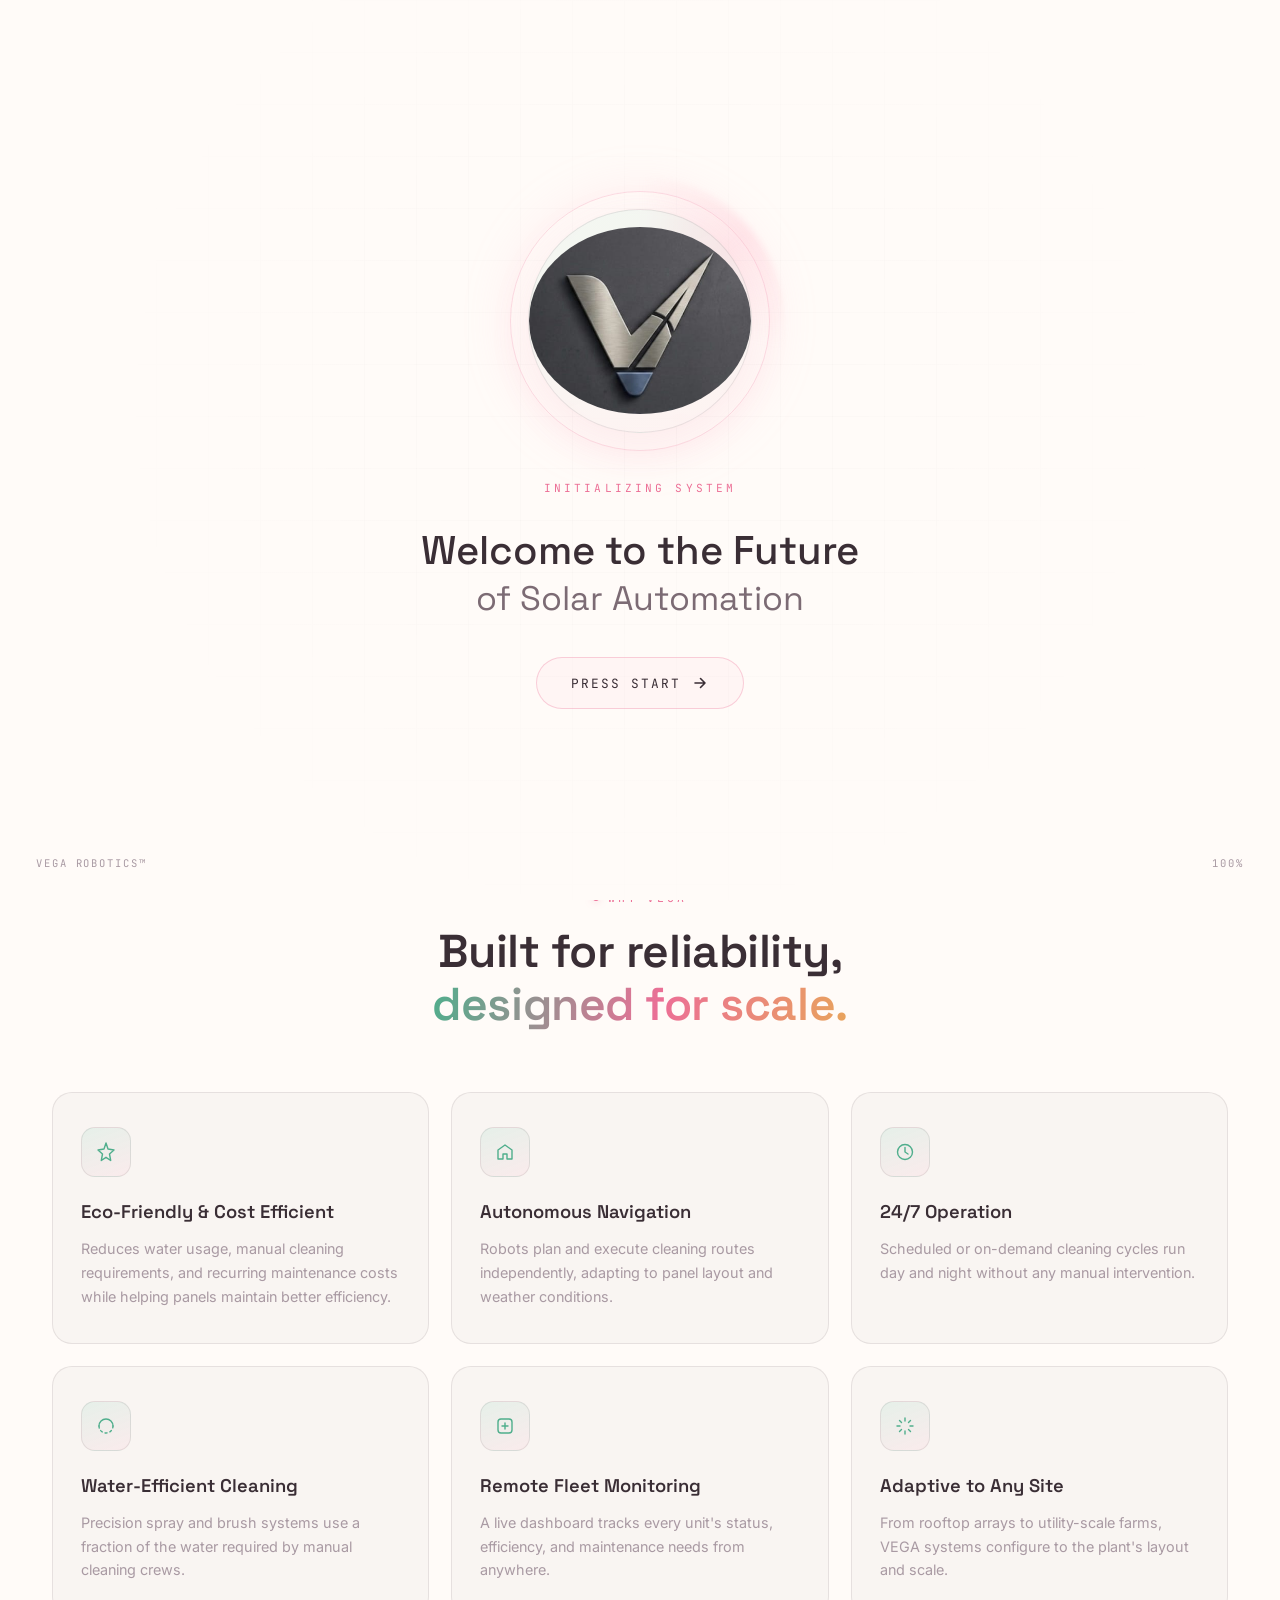
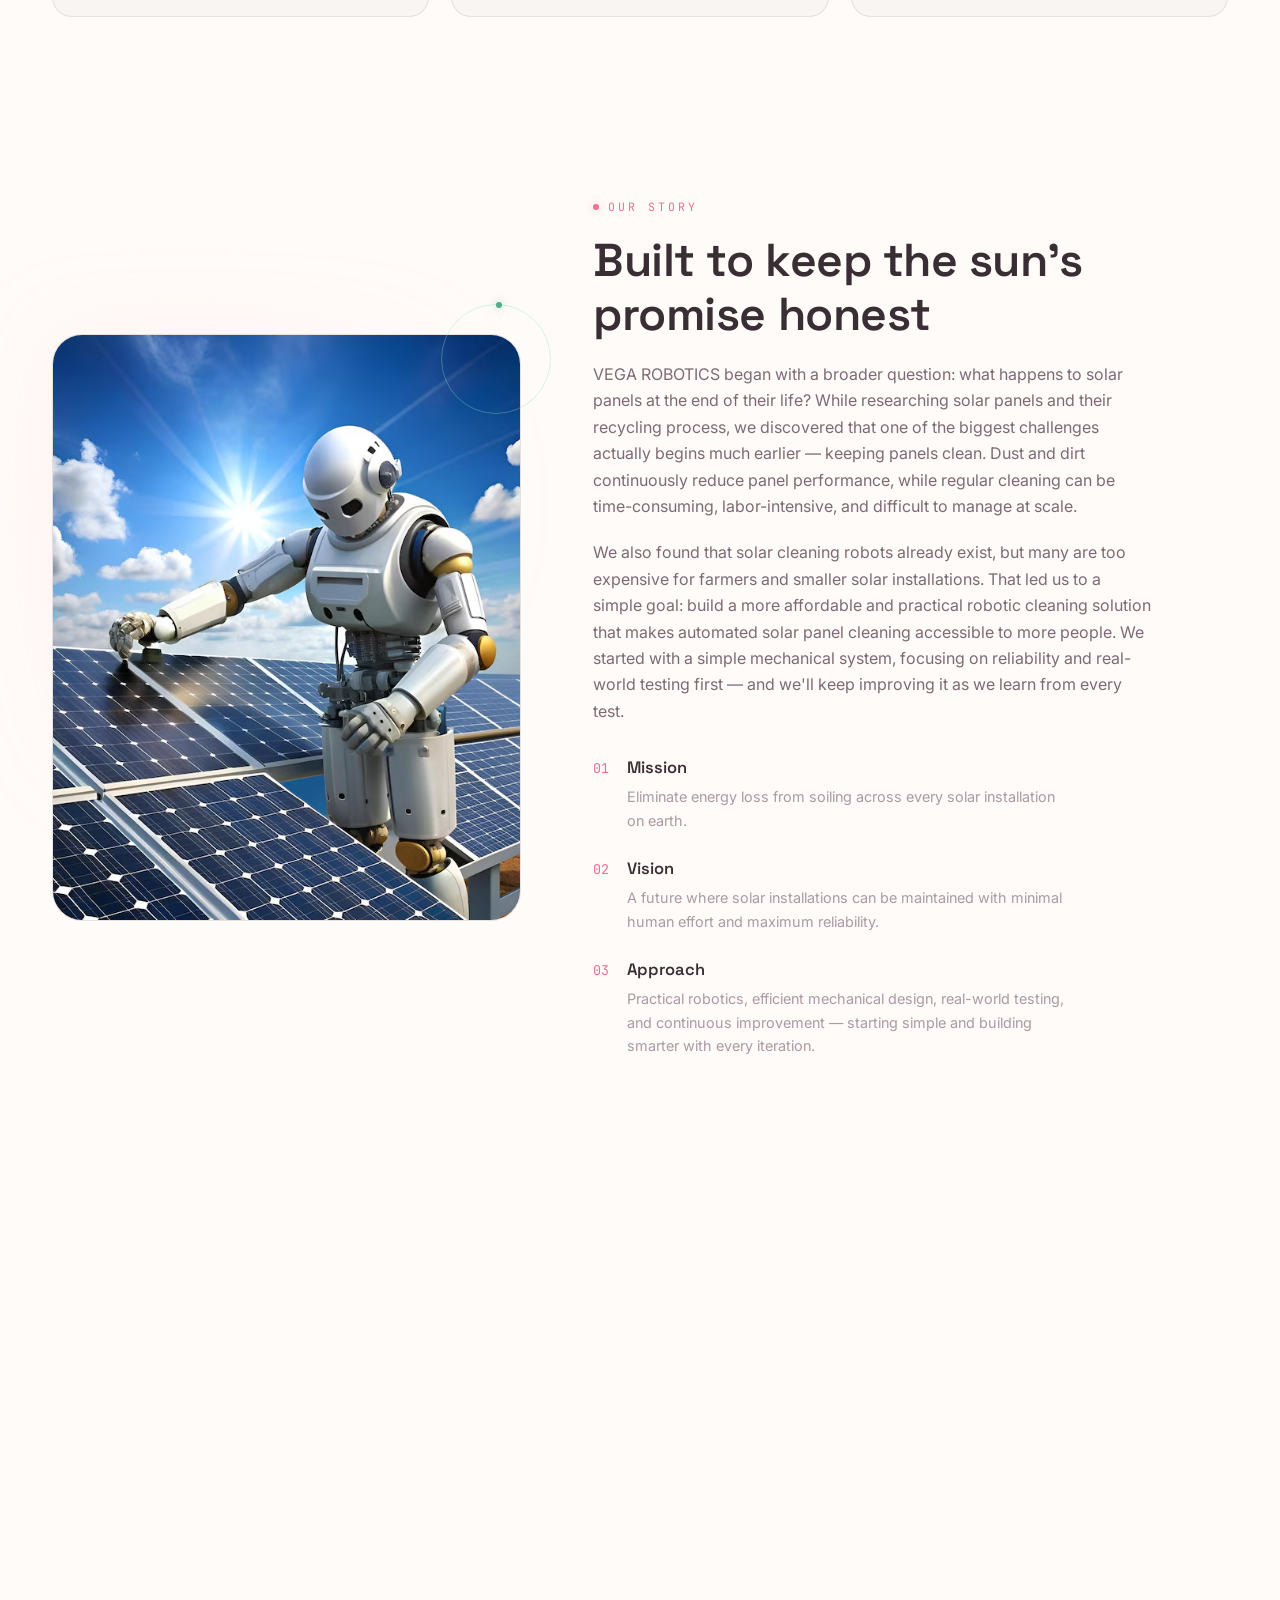
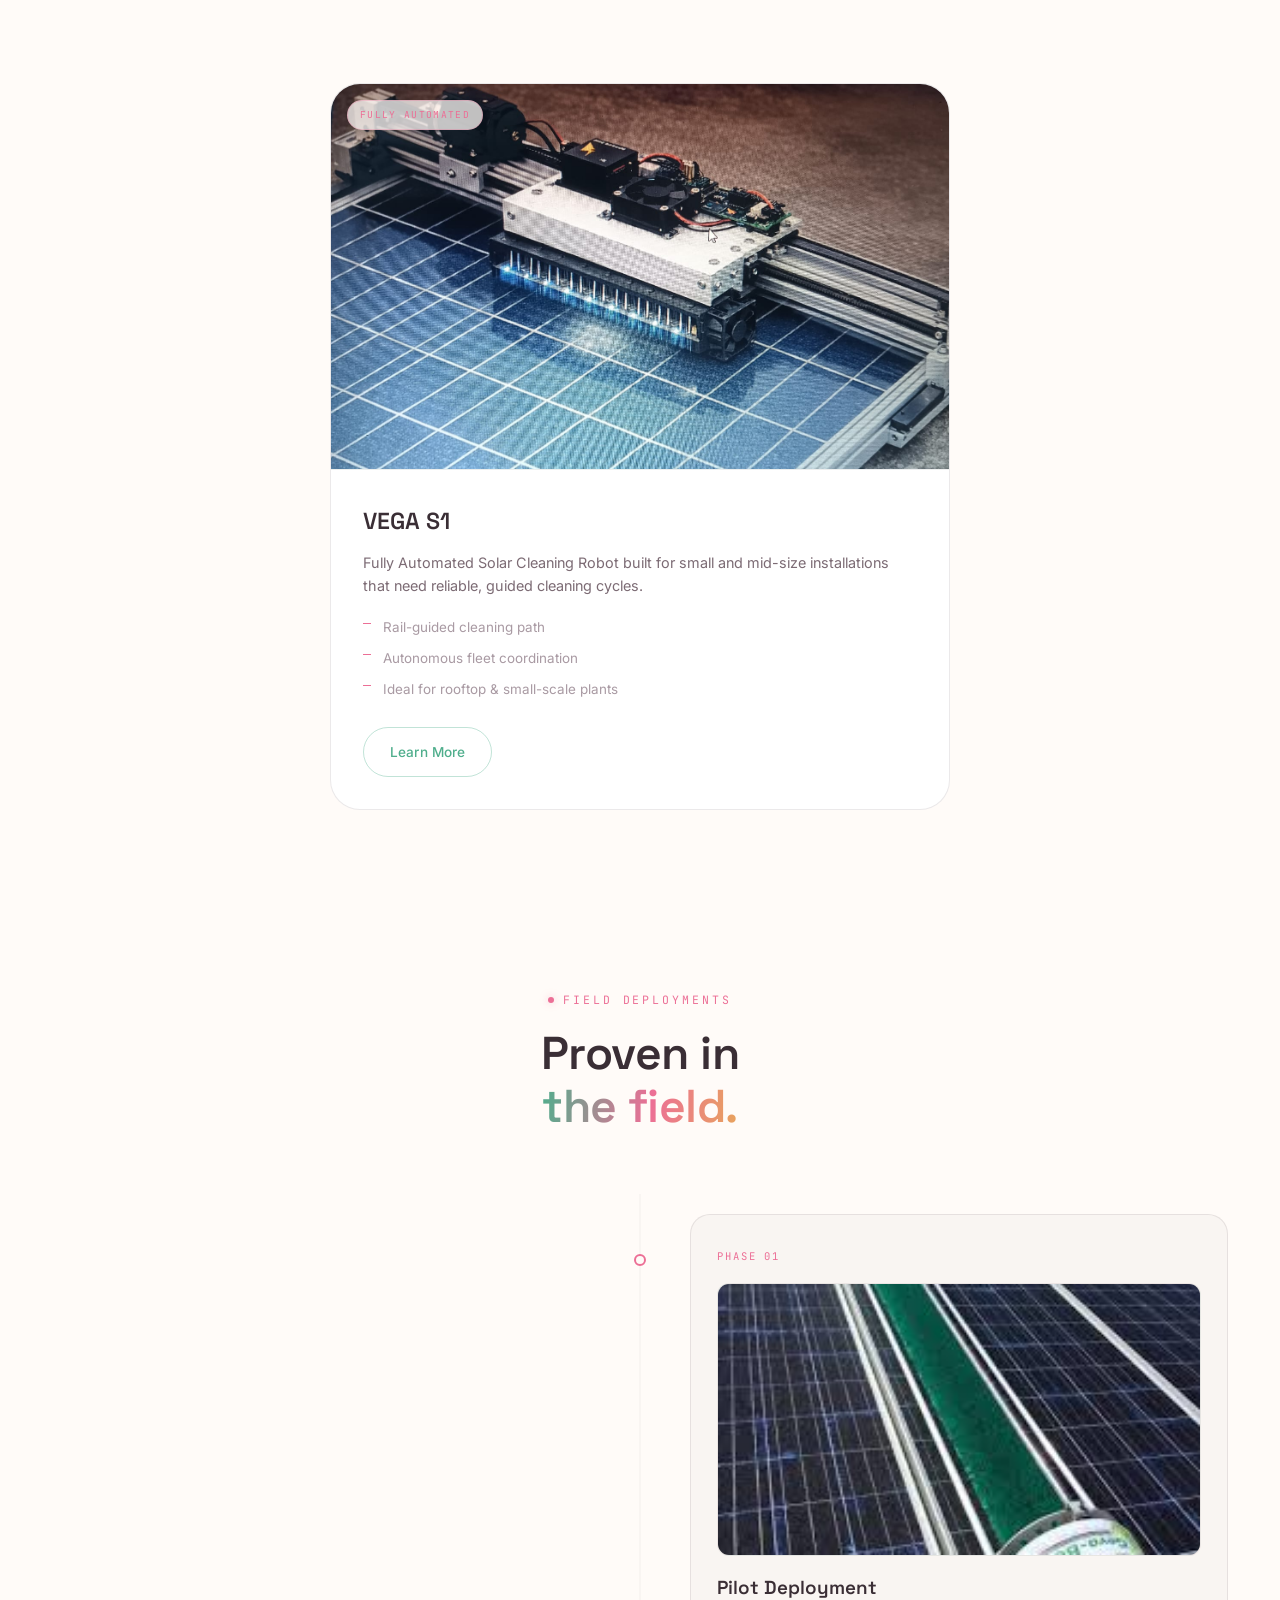
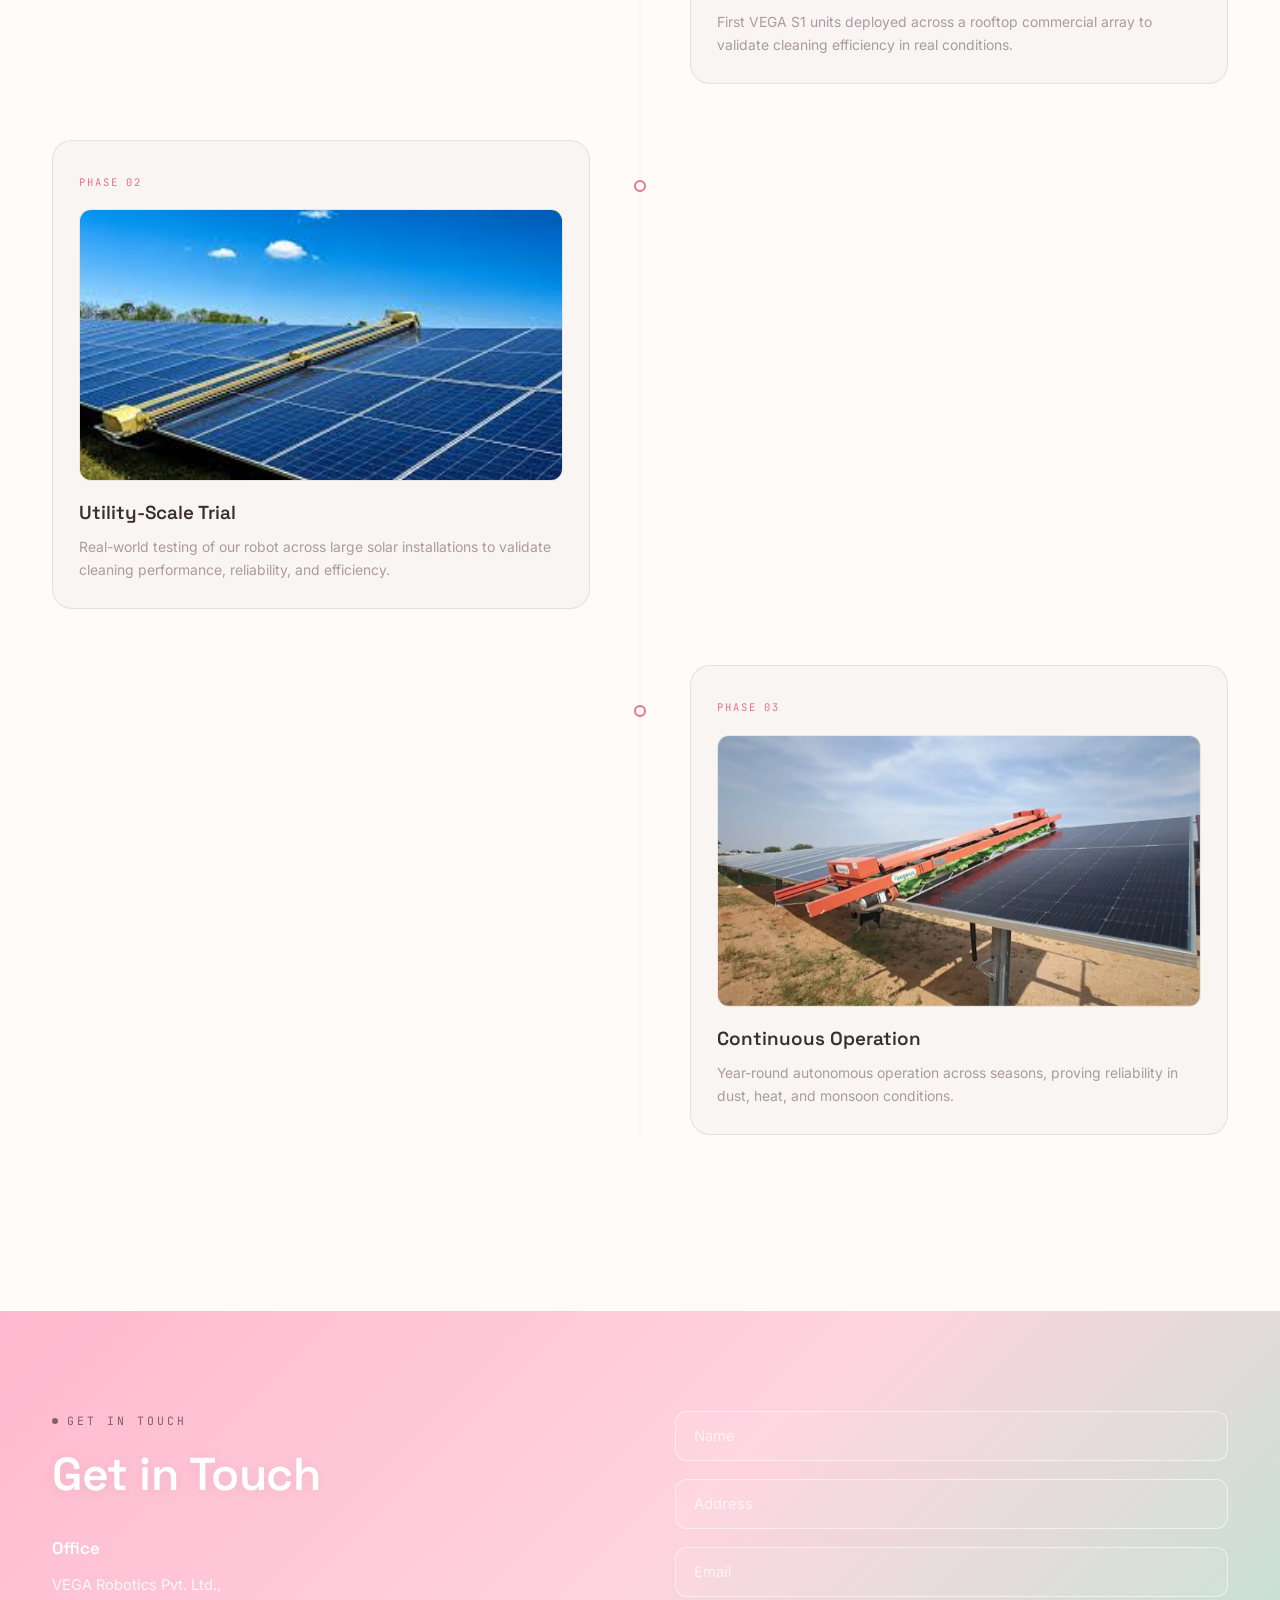
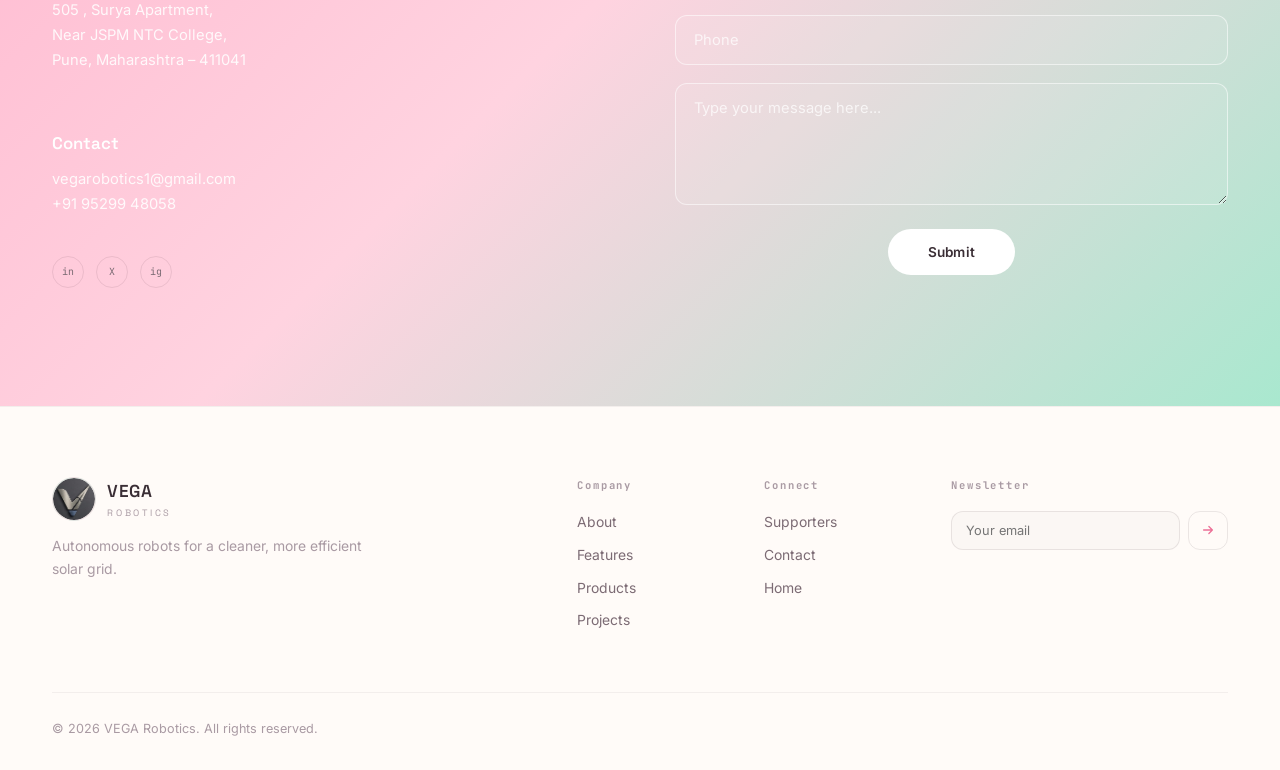
<file: index.html>
<!DOCTYPE html>
<html lang="en">

<head>
  <meta charset="UTF-8">
  <meta name="viewport" content="width=device-width, initial-scale=1.0">
  <title>VEGA ROBOTICS — Autonomous Solar Intelligence</title>
  <meta name="description"
    content="VEGA ROBOTICS engineers AI-powered autonomous robots that keep solar plants at peak efficiency.">
  <link rel="preconnect" href="https://fonts.googleapis.com">
  <link rel="preconnect" href="https://fonts.gstatic.com" crossorigin>
  <link
    href="https://fonts.googleapis.com/css2?family=Space+Grotesk:wght@400;500;600;700&family=Inter:wght@300;400;500;600&family=JetBrains+Mono:wght@400;500&display=swap"
    rel="stylesheet">
  <link rel="stylesheet" href="style.css">

  <meta name="google-site-verification" content="7yxbxRsAKf8PQBwkul3caDxndiBNnYXAAJZjSCVQQ6U" />

  <script type="application/ld+json">
{
  "@context": "https://schema.org",
  "@type": "Organization",
  "name": "Vega Robotics",
  "url": "https://vega-robotics.vercel.app/",
  "logo": "https://vega-robotics.vercel.app/imgs/logo.jpeg",
  "sameAs": [
    "https://www.linkedin.com/company/vega-robotics1",
    "https://www.instagram.com/vega_robotics"
  ]
}
</script>
</head>

<body>

  <!-- ============ CUSTOM CURSOR ============ -->
  <div class="cursor-dot" id="cursorDot"></div>
  <div class="cursor-ring" id="cursorRing"></div>

  <!-- ============ SCROLL PROGRESS ============ -->
  <div class="scroll-progress" id="scrollProgress"></div>

  <!-- ============ PAGE LOADER / INTRO ============ -->
  <section class="intro" id="intro" aria-label="Intro sequence">
    <div class="intro-grid"></div>
    <div class="intro-particles" id="introParticles"></div>

    <div class="intro-content">
      <div class="intro-logo-wrap">
        <div class="intro-logo-ring"></div>
        <div class="intro-logo-sweep"></div>
        <div class="intro-logo" id="introLogo">
          <!-- Add company logo here. Example once you have an image:
        <img src="assets/logo.png" alt="VEGA Robotics" style="width:100%;height:100%;object-fit:cover;border-radius:50%;">
        -->
          <span class="intro-logo-mark"><img src="imgs/logo.jpeg" alt="VEGA Robotics"
              style="width:100%;height:100%;object-fit:cover;border-radius:50%;"></span>
        </div>
      </div>

      <p class="intro-eyebrow" id="introEyebrow">INITIALIZING SYSTEM</p>

      <h1 class="intro-title" id="introTitle">
        <span class="line" data-text="Welcome to the Future">Welcome to the Future</span>
        <span class="line" data-text="of Solar Automation">of Solar Automation</span>
      </h1>

      <button class="start-btn" id="startBtn">
        <span class="start-btn-label">PRESS START</span>
        <span class="start-btn-ripple"></span>
        <svg class="start-btn-arrow" width="18" height="18" viewBox="0 0 18 18" fill="none">
          <path d="M4 9H14M14 9L9.5 4.5M14 9L9.5 13.5" stroke="currentColor" stroke-width="1.6" stroke-linecap="round"
            stroke-linejoin="round" />
        </svg>
      </button>
    </div>

    <div class="intro-footer">
      <span>VEGA ROBOTICS™</span>
      <span id="introPercent">00%</span>
    </div>
  </section>

  <!-- ============ MAIN SITE ============ -->
  <div class="site" id="site">

    <!-- Cursor spotlight -->
    <div class="spotlight" id="spotlight"></div>

    <!-- ============ NAVBAR ============ -->
    <header class="navbar" id="navbar">
      <div class="navbar-inner">
        <a href="#home" class="nav-logo">
          <span class="nav-logo-icon"><img src="imgs/logo.jpeg" alt="VEGA Robotics"
              style="width:100%;height:100%;object-fit:cover;border-radius:50%;"></span>
          <span class="nav-logo-text">VEGA<span>ROBOTICS</span></span>
        </a>

        <nav class="nav-menu" id="navMenu">
          <a href="#home" class="nav-link active" data-text="Home">Home</a>
          <a href="#features" class="nav-link" data-text="Features">Features</a>
          <a href="#about" class="nav-link" data-text="About">About</a>
          <a href="#products" class="nav-link" data-text="Products">Products</a>
          <a href="#projects" class="nav-link" data-text="Projects">Projects</a>
          <a href="#supporters" class="nav-link" data-text="Supporters">Supporters</a>
          <a href="#contact" class="nav-link" data-text="Contact">Contact</a>
        </nav>

        <a href="#contact" class="btn btn-cta nav-cta magnetic">
          <span>Get Started</span>
        </a>

        <button class="nav-toggle" id="navToggle" aria-label="Toggle menu">
          <span></span><span></span><span></span>
        </button>
      </div>
    </header>

    <main id="mainContent">

      <!-- ============ HERO — plain, no background effects ============ -->
      <section class="hero" id="home">
        <div class="hero-inner">
          <div class="hero-copy" data-reveal>
            <p class="eyebrow"><span class="eyebrow-dot"></span>AUTONOMOUS SOLAR MAINTENANCE</p>
            <h1 class="hero-title">
              Engineering the<br>
              <span class="text-gradient">Future of Solar</span><br>
              Cleaning
            </h1>
            <p class="hero-sub">
              Smart robots that clean, inspect, and optimize solar arrays
              around the clock — so every panel performs at maximum efficiency.
            </p>
            <div class="hero-actions">
              <a href="#products" class="btn btn-primary magnetic">
                <span>Explore Robot</span>
                <svg width="16" height="16" viewBox="0 0 16 16" fill="none">
                  <path d="M3 8H13M13 8L9 4M13 8L9 12" stroke="currentColor" stroke-width="1.5" stroke-linecap="round"
                    stroke-linejoin="round" />
                </svg>
              </a>
              <a href="#about" class="btn btn-ghost magnetic">
                <span>Our Mission</span>
              </a>
            </div>

            <div class="hero-stats">
              <div class="hero-stat">
                <span class="hero-stat-num" data-count="99.9">0</span><span class="hero-stat-suffix">%</span>
                <p>Uptime Reliability</p>
              </div>
              <div class="hero-stat-divider"></div>
              <div class="hero-stat">
                <span class="hero-stat-num" data-count="24">0</span><span class="hero-stat-suffix">/7</span>
                <p>Autonomous Operation</p>
              </div>
            </div>
          </div>

          <div class="hero-visual" data-reveal>
            <!-- Add Hero Robot Image URL -->
            <div class="hero-visual-frame">
              <img src="imgs/robo2.jpeg" alt="VEGA solar cleaning robot" class="hero-robot-img">

            </div>
          </div>
        </div>

        <a href="#features" class="scroll-indicator magnetic">
          <span>SCROLL</span>
          <span class="scroll-line"><span class="scroll-line-fill"></span></span>
        </a>
      </section>

      <!-- ============ FEATURES ============ -->
      <section class="features" id="features">
        <div class="section-inner">
          <div class="section-head" data-reveal>
            <p class="eyebrow center"><span class="eyebrow-dot"></span>WHY VEGA</p>
            <h2 class="section-title center">Built for reliability,<br><span class="text-gradient">designed for
                scale.</span></h2>
          </div>

          <div class="feature-grid">
            <div class="feature-card tilt-card" data-reveal>
              <div class="feature-icon">
                <svg width="22" height="22" viewBox="0 0 22 22" fill="none">
                  <path d="M11 2L13 8L19 9L14.5 13L15.7 19.5L11 16.3L6.3 19.5L7.5 13L3 9L9 8L11 2Z"
                    stroke="currentColor" stroke-width="1.4" stroke-linejoin="round" />
                </svg>
              </div>
              <h3>Eco-Friendly & Cost Efficient</h3>
              <p>Reduces water usage, manual cleaning requirements, and recurring maintenance costs while helping
                panels maintain better efficiency.</p>
            </div>

            <div class="feature-card tilt-card" data-reveal>
              <div class="feature-icon">
                <svg width="22" height="22" viewBox="0 0 22 22" fill="none">
                  <path d="M4 18V9L11 4L18 9V18H13V13H9V18H4Z" stroke="currentColor" stroke-width="1.4"
                    stroke-linejoin="round" />
                </svg>
              </div>
              <h3>Autonomous Navigation</h3>
              <p>Robots plan and execute cleaning routes independently, adapting to panel layout and weather conditions.
              </p>
            </div>

            <div class="feature-card tilt-card" data-reveal>
              <div class="feature-icon">
                <svg width="22" height="22" viewBox="0 0 22 22" fill="none">
                  <circle cx="11" cy="11" r="7.5" stroke="currentColor" stroke-width="1.4" />
                  <path d="M11 6.5V11L14 13" stroke="currentColor" stroke-width="1.4" stroke-linecap="round" />
                </svg>
              </div>
              <h3>24/7 Operation</h3>
              <p>Scheduled or on-demand cleaning cycles run day and night without any manual intervention.</p>
            </div>

            <div class="feature-card tilt-card" data-reveal>
              <div class="feature-icon">
                <svg width="22" height="22" viewBox="0 0 22 22" fill="none">
                  <path d="M4 11C4 7.13 7.13 4 11 4C14.87 4 18 7.13 18 11" stroke="currentColor" stroke-width="1.4"
                    stroke-linecap="round" />
                  <path d="M4 11C4 14.87 7.13 18 11 18C14.87 18 18 14.87 18 11" stroke="currentColor" stroke-width="1.4"
                    stroke-linecap="round" stroke-dasharray="2 3" />
                </svg>
              </div>
              <h3>Water-Efficient Cleaning</h3>
              <p>Precision spray and brush systems use a fraction of the water required by manual cleaning crews.</p>
            </div>

            <div class="feature-card tilt-card" data-reveal>
              <div class="feature-icon">
                <svg width="22" height="22" viewBox="0 0 22 22" fill="none">
                  <rect x="4" y="4" width="14" height="14" rx="3" stroke="currentColor" stroke-width="1.4" />
                  <path d="M8 11H14M11 8V14" stroke="currentColor" stroke-width="1.4" stroke-linecap="round" />
                </svg>
              </div>
              <h3>Remote Fleet Monitoring</h3>
              <p>A live dashboard tracks every unit's status, efficiency, and maintenance needs from anywhere.</p>
            </div>

            <div class="feature-card tilt-card" data-reveal>
              <div class="feature-icon">
                <svg width="22" height="22" viewBox="0 0 22 22" fill="none">
                  <path
                    d="M11 3V6M11 16V19M3 11H6M16 11H19M5.5 5.5L7.5 7.5M14.5 14.5L16.5 16.5M5.5 16.5L7.5 14.5M14.5 7.5L16.5 5.5"
                    stroke="currentColor" stroke-width="1.4" stroke-linecap="round" />
                </svg>
              </div>
              <h3>Adaptive to Any Site</h3>
              <p>From rooftop arrays to utility-scale farms, VEGA systems configure to the plant's layout and scale.</p>
            </div>
          </div>
        </div>
      </section>

      <!-- ============ ABOUT ============ -->
      <section class="about" id="about">
        <div class="section-inner">
          <div class="about-grid">
            <div class="about-visual" data-reveal>
              <div class="about-frame">
                <!-- Add Image URL -->
                <img src="imgs/group.png" alt="VEGA Robotics facility" class="about-img">

              </div>
              <div class="about-frame-glow"></div>
              <div class="orbit-ring"></div>
            </div>

            <div class="about-copy" data-reveal>
              <p class="eyebrow"><span class="eyebrow-dot"></span>OUR STORY</p>
              <h2 class="section-title">Built to keep the sun's<br>promise honest</h2>
              <p class="about-text">
                VEGA ROBOTICS began with a broader question: what happens to solar panels at the
                end of their life? While researching solar panels and their recycling process,
                we discovered that one of the biggest challenges actually begins much earlier —
                keeping panels clean. Dust and dirt continuously reduce panel performance, while
                regular cleaning can be time-consuming, labor-intensive, and difficult to manage at scale.
              </p>
              <p class="about-text">
                We also found that solar cleaning robots already exist, but many are too expensive
                for farmers and smaller solar installations. That led us to a simple goal: build a more
                affordable and practical robotic cleaning solution that makes automated solar panel
                cleaning accessible to more people. We started with a simple mechanical system, focusing
                on reliability and real-world testing first — and we'll keep improving it as we learn
                from every test.
              </p>

              <div class="values-list">
                <div class="value-item">
                  <span class="value-num">01</span>
                  <div>
                    <h4>Mission</h4>
                    <p>Eliminate energy loss from soiling across every solar installation on earth.</p>
                  </div>
                </div>
                <div class="value-item">
                  <span class="value-num">02</span>
                  <div>
                    <h4>Vision</h4>
                    <p>A future where solar installations can be maintained with minimal human effort and maximum
                      reliability.</p>
                  </div>
                </div>
                <div class="value-item">
                  <span class="value-num">03</span>
                  <div>
                    <h4>Approach</h4>
                    <p>Practical robotics, efficient mechanical design, real-world testing, and continuous improvement —
                      starting simple and building smarter with every iteration.</p>
                  </div>
                </div>
              </div>
            </div>
          </div>

          <div class="stats-grid" data-reveal>
            <div class="stat-card tilt-card">
              <span class="stat-num-text">High Capacity</span>
              <p class="stat-label">Extended Operation</p>
            </div>
            <div class="stat-card tilt-card">
              <span class="stat-num" data-count="99" data-suffix="%">0</span>
              <p class="stat-label">Cleaning Efficiency</p>
            </div>
            <div class="stat-card tilt-card">
              <span class="stat-num-text">24/7</span>
              <p class="stat-label">Automation</p>
            </div>
            <div class="stat-card tilt-card">
              <span class="stat-num-text">Affordable</span>
              <p class="stat-label">Built for Accessibility</p>
            </div>
          </div>
        </div>
      </section>

      <!-- ============ PRODUCTS ============ -->
      <section class="products" id="products">
        <div class="section-inner">
          <div class="section-head" data-reveal>
            <p class="eyebrow center"><span class="eyebrow-dot"></span>OUR PRODUCT</p>
            <h2 class="section-title center">One machine.<br><span class="text-gradient">One mission.</span></h2>
          </div>

          <div class="product-grid single">
            <article class="product-card tilt-card" data-reveal>
              <div class="product-card-glow"></div>
              <div class="product-media">
                <!-- Add Image URL -->
                <img src="imgs/robo1.jpeg" alt="Semi-Automated Solar Cleaning Robot" class="product-img">

                <span class="product-tag">FULLY AUTOMATED</span>
              </div>
              <div class="product-body">
                <h3>VEGA S1</h3>
                <p class="product-desc">Fully Automated Solar Cleaning Robot built for small and mid-size installations
                  that need reliable, guided cleaning cycles.</p>
                <ul class="product-features">
                  <li>Rail-guided cleaning path</li>
                  <li>Autonomous fleet coordination</li>
                  <li>Ideal for rooftop &amp; small-scale plants</li>
                </ul>
                <a href="product-s1.html" class="btn btn-outline magnetic"><span>Learn More</span></a>
              </div>
            </article>
          </div>
        </div>
      </section>

      <!-- ============ PROJECTS ============ -->
      <section class="projects" id="projects">
        <div class="section-inner">
          <div class="section-head" data-reveal>
            <p class="eyebrow center"><span class="eyebrow-dot"></span>FIELD DEPLOYMENTS</p>
            <h2 class="section-title center">Proven in<br><span class="text-gradient">the field.</span></h2>
          </div>

          <div class="timeline">
            <div class="timeline-line"><span class="timeline-line-fill"></span></div>

            <div class="timeline-item" data-reveal>
              <div class="timeline-marker"></div>
              <div class="timeline-card tilt-card">
                <span class="timeline-date">PHASE 01</span>
                <div class="timeline-media">
                  <!-- Add Image URL -->
                  <img src="imgs/pilot.png" alt="Pilot deployment" class="timeline-img">

                </div>
                <h3>Pilot Deployment</h3>
                <p>First VEGA S1 units deployed across a rooftop commercial array to validate cleaning efficiency in
                  real conditions.</p>
              </div>
            </div>

            <div class="timeline-item" data-reveal>
              <div class="timeline-marker"></div>
              <div class="timeline-card tilt-card">
                <span class="timeline-date">PHASE 02</span>
                <div class="timeline-media">
                  <!-- Add Image URL -->
                  <img src="imgs/trial.png" alt="Utility scale trial" class="timeline-img">

                </div>
                <h3>Utility-Scale Trial</h3>
                <p>Real-world testing of our robot across large solar installations to validate cleaning performance,
                  reliability, and efficiency.</p>
              </div>
            </div>

            <div class="timeline-item" data-reveal>
              <div class="timeline-marker"></div>
              <div class="timeline-card tilt-card">
                <span class="timeline-date">PHASE 03</span>
                <div class="timeline-media">
                  <!-- Add Image URL -->
                  <img src="imgs/trial2.png" alt="Continuous operation" class="timeline-img">

                </div>
                <h3>Continuous Operation</h3>
                <p>Year-round autonomous operation across seasons, proving reliability in dust, heat, and monsoon
                  conditions.</p>
              </div>
            </div>
          </div>
        </div>
      </section>

      <!-- ============ SUPPORTERS ============ -->
      <!-- <section class="supporters" id="supporters">
        <div class="section-inner">
          <p class="eyebrow center" data-reveal><span class="eyebrow-dot"></span>BACKED BY</p>
          <h2 class="section-title center" data-reveal>Trusted by innovators<br>and industry leaders.</h2>

          <div class="logo-grid" data-reveal>
            <div class="logo-cell">
              <img src="imgs/supp1.png" alt="Supporter 1">
            </div>
            <div class="logo-cell">
              <img src="imgs/supp2.png" alt="Supporter 1">
            </div>
            <div class="logo-cell">
              <img src="imgs/supp3.png" alt="Supporter 1">
            </div>
            <div class="logo-cell">
              <img src="imgs/supp4.png" alt="Supporter 1">
            </div>
            <div class="logo-cell">
              <img src="imgs/supp5.png" alt="Supporter 1">
            </div>
            <div class="logo-cell">
              <img src="imgs/supp6.png" alt="Supporter 1">
            </div>
          </div>
        </div>
      </section> -->


      <!-- ============ CONTACT — reference-style solid band ============ -->
      <section class="contact" id="contact">
        <div class="section-inner">
          <div class="contact-grid">
            <div class="contact-copy" data-reveal>
              <p class="eyebrow"><span class="eyebrow-dot"></span>GET IN TOUCH</p>
              <h2 class="section-title">Get in Touch</h2>

              <div class="contact-address-list">
                <div class="contact-address-block">
                  <h4>Office</h4>
                  <!-- Add Office Address — placeholder below, edit anytime -->
                  <p>VEGA Robotics Pvt. Ltd.,<br>
                    505 , Surya Apartment,<br>
                    Near JSPM NTC College,<br>
                    Pune, Maharashtra – 411041</p> <br>

                </div>

                <div class="contact-address-block">
                  <h4>Contact</h4>

                  <p>vegarobotics1@gmail.com<br>
                    +91 95299 48058<br>
                    <br>
                  <div class="social-row small">
                    <a href="https://www.linkedin.com/company/vega-robotics1/" class="social-icon magnetic"
                      aria-label="LinkedIn">in</a>
                    <a href="#" class="social-icon magnetic" aria-label="Twitter">X</a>
                    <a href="https://www.instagram.com/vega_robotics?igsh=MTFla3didHdocXJheQ==&igsi=MTFla3didHdocXJheQ=="
                      class="social-icon magnetic" aria-label="Instagram">ig</a>
                  </div>

                  </p>
                </div>

              </div>
            </div>

            <form class="contact-form" id="contactForm" data-reveal>
              <div class="form-group">
                <input type="text" id="name" name="name" required placeholder="Name">
              </div>
              <div class="form-group">
                <input type="text" id="address" name="address" placeholder="Address">
              </div>
              <div class="form-group">
                <input type="email" id="email" name="email" required placeholder="Email">
              </div>
              <div class="form-group">
                <input type="tel" id="phone" name="phone" placeholder="Phone">
              </div>
              <div class="form-group">
                <textarea id="message" name="message" rows="5" required
                  placeholder="Type your message here..."></textarea>
              </div>
              <button type="submit" class="btn form-submit magnetic">
                <span>Submit</span>
              </button>
              <p class="form-note" id="formNote"></p>
            </form>
          </div>
        </div>
      </section>

    </main>

    <!-- ============ FOOTER ============ -->
    <footer class="footer">
      <div class="section-inner footer-inner">
        <div class="footer-top">
          <div class="footer-brand">
            <a href="#home" class="nav-logo">
              <span class="nav-logo-icon"><img src="imgs/logo.jpeg" alt="VEGA Robotics"
                  style="width:100%;height:100%;object-fit:cover;border-radius:50%;"></span>
              <span class="nav-logo-text">VEGA<span>ROBOTICS</span></span>
            </a>
            <p>Autonomous robots for a cleaner, more efficient solar grid.</p>
          </div>

          <div class="footer-links">
            <div class="footer-col">
              <h5>Company</h5>
              <a href="#about">About</a>
              <a href="#features">Features</a>
              <a href="#products">Products</a>
              <a href="#projects">Projects</a>
            </div>
            <div class="footer-col">
              <h5>Connect</h5>
              <a href="#supporters">Supporters</a>
              <a href="#contact">Contact</a>
              <a href="#home">Home</a>
            </div>
            <div class="footer-col">
              <h5>Newsletter</h5>
              <form class="newsletter-form" id="newsletterForm">
                <input type="email" placeholder="Your email" required>
                <button type="submit" aria-label="Subscribe">
                  <svg width="14" height="14" viewBox="0 0 16 16" fill="none">
                    <path d="M3 8H13M13 8L9 4M13 8L9 12" stroke="currentColor" stroke-width="1.5" stroke-linecap="round"
                      stroke-linejoin="round" />
                  </svg>
                </button>
              </form>
            </div>
          </div>
        </div>

        <div class="footer-bottom">
          <p>&copy; <span id="year"></span> VEGA Robotics. All rights reserved.</p>

        </div>
      </div>
    </footer>

    <button class="back-to-top magnetic" id="backToTop" aria-label="Back to top">
      <svg width="16" height="16" viewBox="0 0 16 16" fill="none">
        <path d="M8 13V3M3 7L8 2L13 7" stroke="currentColor" stroke-width="1.6" stroke-linecap="round"
          stroke-linejoin="round" />
      </svg>
    </button>

  </div>

  <script src="script.js"></script>
</body>

</html>
</file>
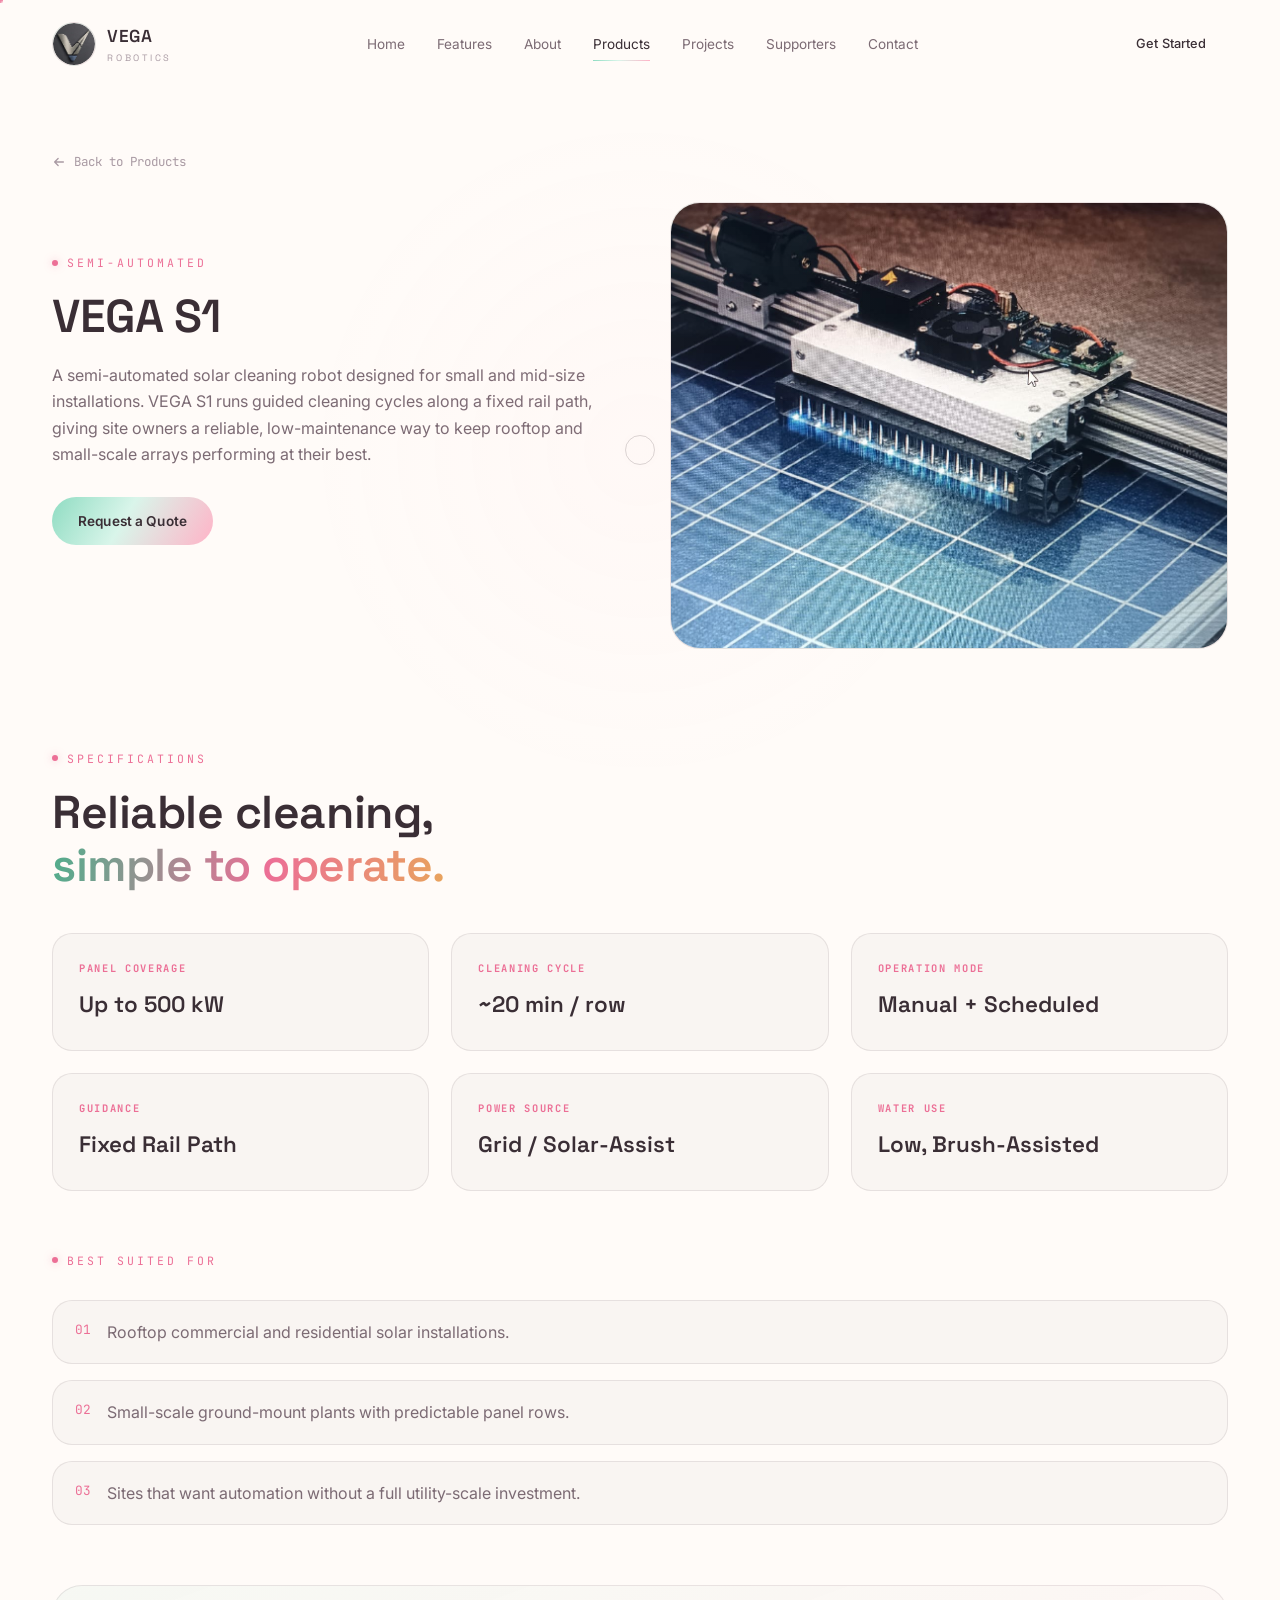
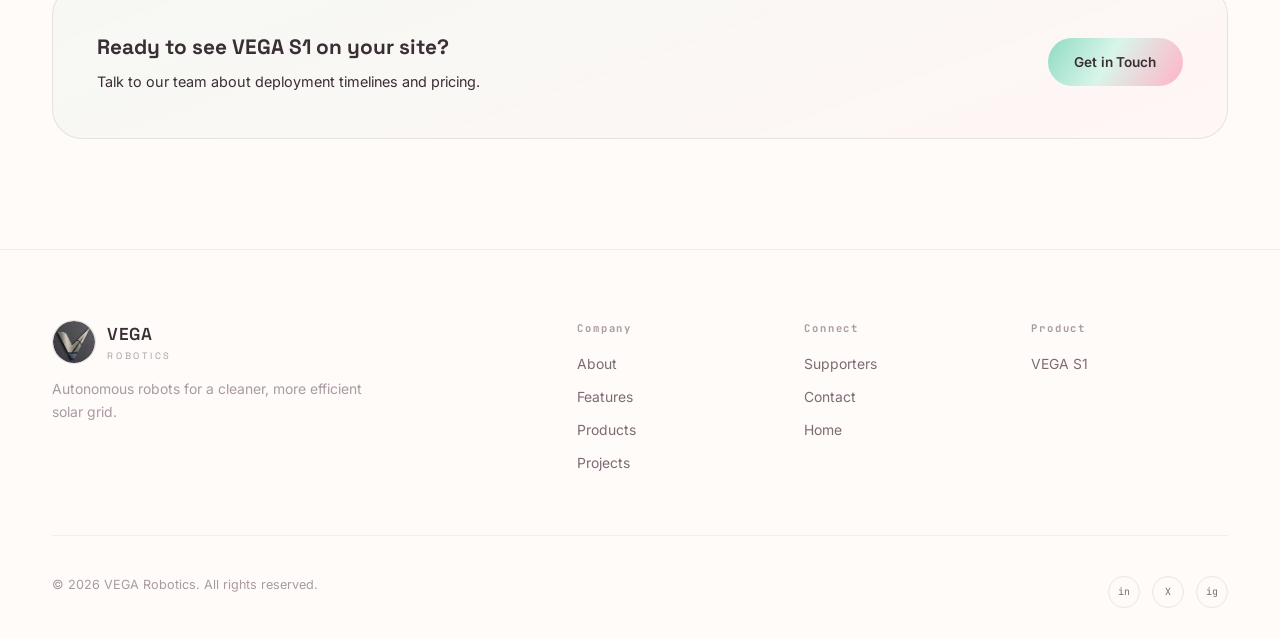
<file: product-s1.html>
<!DOCTYPE html>
<html lang="en">
<head>
<meta charset="UTF-8">
<meta name="viewport" content="width=device-width, initial-scale=1.0">
<title>VEGA S1 — Semi-Automated Solar Cleaning Robot | VEGA ROBOTICS</title>
<meta name="description" content="VEGA S1: a semi-automated solar cleaning robot built for small and mid-size installations.">
<link rel="preconnect" href="https://fonts.googleapis.com">
<link rel="preconnect" href="https://fonts.gstatic.com" crossorigin>
<link href="https://fonts.googleapis.com/css2?family=Space+Grotesk:wght@400;500;600;700&family=Inter:wght@300;400;500;600&family=JetBrains+Mono:wght@400;500&display=swap" rel="stylesheet">
<link rel="stylesheet" href="style.css">
</head>
<body>

<div class="cursor-dot" id="cursorDot"></div>
<div class="cursor-ring" id="cursorRing"></div>
<div class="scroll-progress" id="scrollProgress"></div>

<div class="site revealed" id="site">
  <div class="spotlight" id="spotlight"></div>

  <header class="navbar" id="navbar">
    <div class="navbar-inner">
      <a href="index.html#home" class="nav-logo">
        <span class="nav-logo-icon"><img src="imgs/logo.jpeg" alt="VEGA Robotics" style="width:100%;height:100%;object-fit:cover;border-radius:50%;"></span>
        <span class="nav-logo-text">VEGA<span>ROBOTICS</span></span>
      </a>
      <nav class="nav-menu" id="navMenu">
        <a href="index.html#home" class="nav-link">Home</a>
        <a href="index.html#features" class="nav-link">Features</a>
        <a href="index.html#about" class="nav-link">About</a>
        <a href="index.html#products" class="nav-link active">Products</a>
        <a href="index.html#projects" class="nav-link">Projects</a>
        <a href="index.html#supporters" class="nav-link">Supporters</a>
        <a href="index.html#contact" class="nav-link">Contact</a>
      </nav>
      <a href="index.html#contact" class="btn btn-cta nav-cta magnetic"><span>Get Started</span></a>
      <button class="nav-toggle" id="navToggle" aria-label="Toggle menu"><span></span><span></span><span></span></button>
    </div>
  </header>

  <main>
    <section class="product-hero">
      <div class="section-inner">
        <a href="index.html#products" class="other-product-link" style="margin-top:0; margin-bottom:30px; display:inline-flex;">
          <svg width="14" height="14" viewBox="0 0 16 16" fill="none"><path d="M13 8H3M3 8L7 4M3 8L7 12" stroke="currentColor" stroke-width="1.5" stroke-linecap="round" stroke-linejoin="round"/></svg>
          Back to Products
        </a>
        <div class="product-hero-grid">
          <div data-reveal>
            <p class="eyebrow"><span class="eyebrow-dot"></span>SEMI-AUTOMATED</p>
            <h1 class="section-title">VEGA S1</h1>
            <p class="about-text" style="margin-top:18px;">
              A semi-automated solar cleaning robot designed for small and mid-size
              installations. VEGA S1 runs guided cleaning cycles along a fixed rail
              path, giving site owners a reliable, low-maintenance way to keep
              rooftop and small-scale arrays performing at their best.
            </p>
            <div class="hero-actions" style="margin-top:30px;">
              <a href="index.html#contact" class="btn btn-primary magnetic"><span>Request a Quote</span></a>
            </div>
          </div>
          <div class="product-hero-media tilt-card" data-reveal>
            <!-- Add Image URL -->
            <img src="imgs/robo1.jpeg" alt="VEGA S1 solar cleaning robot">
            
          </div>
        </div>
      </div>
    </section>

    <section class="product-spec-section">
      <div class="section-inner">
        <p class="eyebrow" data-reveal><span class="eyebrow-dot"></span>SPECIFICATIONS</p>
        <h2 class="section-title" data-reveal>Reliable cleaning,<br><span class="text-gradient">simple to operate.</span></h2>

        <div class="spec-grid">
          <div class="spec-card tilt-card" data-reveal>
            <h4>PANEL COVERAGE</h4>
            <p>Up to 500 kW</p>
          </div>
          <div class="spec-card tilt-card" data-reveal>
            <h4>CLEANING CYCLE</h4>
            <p>~20 min / row</p>
          </div>
          <div class="spec-card tilt-card" data-reveal>
            <h4>OPERATION MODE</h4>
            <p>Manual + Scheduled</p>
          </div>
          <div class="spec-card tilt-card" data-reveal>
            <h4>GUIDANCE</h4>
            <p>Fixed Rail Path</p>
          </div>
          <div class="spec-card tilt-card" data-reveal>
            <h4>POWER SOURCE</h4>
            <p>Grid / Solar-Assist</p>
          </div>
          <div class="spec-card tilt-card" data-reveal>
            <h4>WATER USE</h4>
            <p>Low, Brush-Assisted</p>
          </div>
        </div>

        <p class="eyebrow" data-reveal><span class="eyebrow-dot"></span>BEST SUITED FOR</p>
        <div class="product-use-cases" data-reveal>
          <div class="use-case-item"><span>01</span><p>Rooftop commercial and residential solar installations.</p></div>
          <div class="use-case-item"><span>02</span><p>Small-scale ground-mount plants with predictable panel rows.</p></div>
          <div class="use-case-item"><span>03</span><p>Sites that want automation without a full utility-scale investment.</p></div>
        </div>

        <div class="product-cta-band tilt-card" data-reveal>
          <div>
            <h3 style="font-family:var(--font-display); font-size:1.3rem; margin-bottom:6px;">Ready to see VEGA S1 on your site?</h3>
            <p style="color:var(--white-faint); font-size:.9rem;">Talk to our team about deployment timelines and pricing.</p>
          </div>
          <a href="index.html#contact" class="btn btn-primary magnetic"><span>Get in Touch</span></a>
        </div>
      </div>
    </section>
  </main>

  <footer class="footer">
    <div class="section-inner footer-inner">
      <div class="footer-top">
        <div class="footer-brand">
          <a href="index.html#home" class="nav-logo">
            <span class="nav-logo-icon"><img src="imgs/logo.jpeg" alt="VEGA Robotics" style="width:100%;height:100%;object-fit:cover;border-radius:50%;"></span>
            <span class="nav-logo-text">VEGA<span>ROBOTICS</span></span>
          </a>
          <p>Autonomous robots for a cleaner, more efficient solar grid.</p>
        </div>
        <div class="footer-links">
          <div class="footer-col">
            <h5>Company</h5>
            <a href="index.html#about">About</a>
            <a href="index.html#features">Features</a>
            <a href="index.html#products">Products</a>
            <a href="index.html#projects">Projects</a>
          </div>
          <div class="footer-col">
            <h5>Connect</h5>
            <a href="index.html#supporters">Supporters</a>
            <a href="index.html#contact">Contact</a>
            <a href="index.html#home">Home</a>
          </div>
          <div class="footer-col">
            <h5>Product</h5>
            <a href="product-s1.html">VEGA S1</a>
          </div>
        </div>
      </div>
      <div class="footer-bottom">
        <p>&copy; <span id="year"></span> VEGA Robotics. All rights reserved.</p>
        <div class="social-row small">
          <a href="#" class="social-icon magnetic" aria-label="LinkedIn">in</a>
          <a href="#" class="social-icon magnetic" aria-label="Twitter">X</a>
          <a href="#" class="social-icon magnetic" aria-label="Instagram">ig</a>
        </div>
      </div>
    </div>
  </footer>

  <button class="back-to-top magnetic" id="backToTop" aria-label="Back to top">
    <svg width="16" height="16" viewBox="0 0 16 16" fill="none"><path d="M8 13V3M3 7L8 2L13 7" stroke="currentColor" stroke-width="1.6" stroke-linecap="round" stroke-linejoin="round"/></svg>
  </button>
</div>

<script src="script.js"></script>
</body>
</html>
</file>
<file: style.css>
/* ==========================================================================
   VEGA ROBOTICS — Stylesheet (Soft Pastel Direction)
   Warm cream base, mint + blush pastel accents, plain and calm hero,
   restrained motion. Cute, light, natural — not dark or dramatic.
   ========================================================================== */

:root{
  /* ---- Palette (soft pastel) ---- */
  --bg:               #fffbf8;
  --bg-soft:           #fff5f7;
  --panel:            #ffffff;
  --glass:            rgba(58,46,53,0.028);
  --glass-strong:     rgba(58,46,53,0.05);
  --border:           rgba(58,46,53,0.10);
  --border-soft:      rgba(58,46,53,0.06);

  --mint:             #8fdcc2;
  --mint-dim:         #4fae8c;
  --blush:            #ffb3c7;
  --blush-dim:        #ec6f96;
  --gold:             #ffcf9e;

  --text:             #3a2e35;
  --text-dim:         #7c6b74;
  --text-faint:       #a99aa3;

  /* ---- Gradients (soft pastel blends) ---- */
  --grad-accent: linear-gradient(120deg, var(--mint) 0%, #d9f5ea 45%, var(--blush) 100%);
  --grad-text:   linear-gradient(100deg, var(--mint-dim) 0%, var(--blush-dim) 55%, #e8a45c 100%);
  --grad-panel:  linear-gradient(160deg, rgba(143,220,194,0.08), rgba(255,179,199,0.06));
  --grad-contact: linear-gradient(135deg, #ffb8cf 0%, #ffd3e0 45%, #a9e8cf 100%);

  /* ---- Type ---- */
  --font-display: 'Space Grotesk', sans-serif;
  --font-body:    'Inter', sans-serif;
  --font-mono:    'JetBrains Mono', monospace;

  /* ---- Layout ---- */
  --container: 1240px;
  --radius-sm: 12px;
  --radius-md: 20px;
  --radius-lg: 30px;

  /* ---- Motion: gentle ease-out, no overshoot ---- */
  --ease: cubic-bezier(.33,1,.68,1);
  --ease-soft: cubic-bezier(.4,0,.2,1);
}

/* ==========================================================================
   RESET
   ========================================================================== */
*, *::before, *::after{ box-sizing: border-box; margin: 0; padding: 0; }
html{ scroll-behavior: smooth; max-width: 100%; overflow-x: hidden; }
body{
  background: var(--bg);
  color: var(--text);
  font-family: var(--font-body);
  font-weight: 400;
  line-height: 1.65;
  overflow-x: hidden;
  max-width: 100%;
  cursor: none;
  -webkit-text-size-adjust: 100%;
  text-size-adjust: 100%;
}
img, svg, video{ max-width: 100%; height: auto; display:block; }
a{ color: inherit; text-decoration: none; }
button{ font-family: inherit; cursor: none; border:none; background:none; color:inherit; }
input, textarea{ font-family: inherit; max-width: 100%; }
ul{ list-style:none; }
::selection{ background: var(--blush); color: var(--text); }

@media (hover: none), (pointer: coarse){
  body, button, a{ cursor: auto; }
  .cursor-dot, .cursor-ring{ display:none; }
}

@media (prefers-reduced-motion: reduce){
  *{ animation-duration: 0.001ms !important; animation-iteration-count: 1 !important; transition-duration: 0.001ms !important; scroll-behavior: auto !important; }
}

:focus-visible{ outline: 2px solid var(--mint-dim); outline-offset: 3px; }

.section-inner{
  max-width: var(--container);
  margin: 0 auto;
  padding: 0 32px;
  width: 100%;
}

/* ==========================================================================
   CUSTOM CURSOR — soft, small, low contrast
   ========================================================================== */
.cursor-dot, .cursor-ring{
  position: fixed;
  top:0; left:0;
  pointer-events:none;
  z-index: 9999;
  border-radius: 50%;
  transform: translate(-50%,-50%);
  will-change: transform;
}
.cursor-dot{
  width:5px; height:5px;
  background: var(--blush-dim);
  opacity: .85;
  transition: opacity .3s;
}
.cursor-ring{
  width:30px; height:30px;
  border:1px solid rgba(58,46,53,0.18);
  transition: width .3s var(--ease), height .3s var(--ease), border-color .3s, background .3s;
}
.cursor-ring.grow{
  width:46px; height:46px;
  background: rgba(255,179,199,0.1);
  border-color: rgba(236,111,150,0.4);
}

/* ==========================================================================
   SCROLL PROGRESS
   ========================================================================== */
.scroll-progress{
  position: fixed;
  top:0; left:0;
  height: 2px;
  width: 0%;
  background: var(--grad-accent);
  z-index: 9998;
}

/* ==========================================================================
   INTRO SEQUENCE — soft, calm
   ========================================================================== */
.intro{
  position: fixed;
  inset: 0;
  z-index: 10000;
  background: var(--bg);
  display:flex;
  align-items:center;
  justify-content:center;
  overflow:hidden;
  transition: transform 1.3s var(--ease), filter 1.1s var(--ease), opacity 1.1s var(--ease-soft);
}
.intro.leaving{
  transform: scale(1.06);
  filter: blur(10px);
  opacity: 0;
  pointer-events:none;
}
.intro-grid{
  position:absolute; inset:0;
  background-image:
    linear-gradient(rgba(58,46,53,0.025) 1px, transparent 1px),
    linear-gradient(90deg, rgba(58,46,53,0.025) 1px, transparent 1px);
  background-size: 52px 52px;
  mask-image: radial-gradient(circle at 50% 45%, black 0%, transparent 68%);
  animation: gridDrift 60s linear infinite;
}
@keyframes gridDrift{
  from{ background-position: 0 0, 0 0; }
  to{ background-position: 52px 52px, 52px 52px; }
}
.intro-particles{ position:absolute; inset:0; }
.intro-particles span{
  position:absolute;
  width:3px; height:3px;
  background: var(--blush-dim);
  border-radius:50%;
  opacity:.3;
  animation: floatUp linear infinite;
}
@keyframes floatUp{
  from{ transform: translateY(0); opacity:0; }
  15%{ opacity:.35; }
  85%{ opacity:.2; }
  to{ transform: translateY(-100vh); opacity:0; }
}

.intro-content{
  position:relative;
  z-index:2;
  display:flex;
  flex-direction:column;
  align-items:center;
  text-align:center;
  gap: 28px;
  padding: 24px;
  width: 100%;
}

.intro-logo-wrap{
  position: relative;
  width: 260px; height:260px;
  display:flex; align-items:center; justify-content:center;
  perspective: 900px;
}
.intro-logo-ring{
  position:absolute; inset:0;
  border-radius:50%;
  border:1px solid rgba(236,111,150,0.22);
  box-shadow: 0 0 50px rgba(255,179,199,0.18), inset 0 0 30px rgba(255,179,199,0.06);
  animation: ringPulse 4s ease-in-out infinite;
}
@keyframes ringPulse{
  0%,100%{ transform: scale(1); opacity:.6; }
  50%{ transform: scale(1.025); opacity:.9; }
}
.intro-logo-sweep{
  position:absolute; inset:-14px;
  border-radius:50%;
  background: conic-gradient(from 0deg, transparent 0%, rgba(255,179,199,0.25) 14%, transparent 28%);
  animation: sweep 7s linear infinite;
  filter: blur(3px);
}
@keyframes sweep{ to{ transform: rotate(360deg); } }
.intro-logo{
  position:relative;
  width:224px; height:224px;
  border-radius: 50%;
  background: linear-gradient(160deg, rgba(143,220,194,0.12), rgba(255,179,199,0.1));
  border: 1px solid var(--border);
  display:flex; align-items:center; justify-content:center;
  backdrop-filter: blur(6px);
  animation: logoRotate 8s linear infinite;
  transform-style: preserve-3d;
  box-shadow: 0 10px 40px rgba(236,111,150,0.12);
  overflow: hidden;
}
@keyframes logoRotate{
  from{ transform: rotateY(0deg); }
  to{ transform: rotateY(360deg); }
}
.intro-logo-mark{
  font-family: var(--font-display);
  font-weight:600;
  font-size: 5.2rem;
  background: var(--grad-text);
  -webkit-background-clip:text;
  background-clip:text;
  color:transparent;
}

.intro-eyebrow{
  font-family: var(--font-mono);
  font-size: .7rem;
  letter-spacing: .28em;
  color: var(--blush-dim);
  opacity:0;
  animation: fadeUp 1s var(--ease) .3s forwards;
}

.intro-title{
  font-family: var(--font-display);
  font-weight: 500;
  font-size: clamp(1.5rem, 3.6vw, 2.5rem);
  line-height:1.3;
  color: var(--text);
}
.intro-title .line{
  display:block;
  opacity:0;
  transform: translateY(12px);
  animation: fadeUp 1s var(--ease) forwards;
}
.intro-title .line:nth-child(1){ animation-delay: .55s; }
.intro-title .line:nth-child(2){ animation-delay: .78s; color: var(--text-dim); font-size:.85em; font-weight:400; }
@keyframes fadeUp{ to{ opacity:1; transform:translateY(0); } }

.start-btn{
  position:relative;
  margin-top: 8px;
  display:inline-flex;
  align-items:center;
  gap:10px;
  padding: 16px 34px;
  border-radius: 999px;
  border: 1px solid rgba(236,111,150,0.3);
  background: rgba(255,179,199,0.08);
  font-family: var(--font-mono);
  font-size: .8rem;
  letter-spacing: .16em;
  color: var(--text);
  overflow:hidden;
  opacity:0;
  animation: fadeUp 1s var(--ease) 1.05s forwards;
  transition: box-shadow .4s var(--ease), border-color .4s, transform .3s;
  min-height: 44px;
}
.start-btn:hover{
  box-shadow: 0 8px 26px rgba(236,111,150,0.18);
  border-color: rgba(236,111,150,0.55);
  transform: translateY(-2px);
}
.start-btn-arrow{ transition: transform .35s var(--ease); }
.start-btn:hover .start-btn-arrow{ transform: translateX(4px); }
.start-btn-ripple{
  position:absolute;
  inset:0;
  border-radius:inherit;
  background: radial-gradient(circle, rgba(255,179,199,0.35) 0%, transparent 60%);
  opacity:0;
  transform: scale(0);
  pointer-events:none;
}
.start-btn.rippling .start-btn-ripple{
  animation: rippleOut .7s ease-out;
}
@keyframes rippleOut{
  from{ opacity:.6; transform:scale(0); }
  to{ opacity:0; transform:scale(2.4); }
}

.intro-footer{
  position:absolute;
  bottom: 28px; left:0; right:0;
  display:flex;
  justify-content:space-between;
  padding: 0 36px;
  font-family: var(--font-mono);
  font-size:.66rem;
  letter-spacing:.18em;
  color: var(--text-faint);
}

/* ==========================================================================
   SITE WRAPPER + SPOTLIGHT
   ========================================================================== */
.site{ position:relative; max-width: 100%; overflow-x: hidden; }
.spotlight{
  position: fixed;
  inset:0;
  z-index: 1;
  pointer-events:none;
  background: radial-gradient(560px circle at var(--x,50%) var(--y,50%), rgba(255,179,199,0.035), transparent 60%);
}

/* ==========================================================================
   NAVBAR
   ========================================================================== */
.navbar{
  position: fixed;
  top:0; left:0; right:0;
  z-index: 500;
  padding: 22px 0;
  transition: padding .45s var(--ease), background .45s var(--ease), border-color .45s var(--ease);
  border-bottom: 1px solid transparent;
}
.navbar.scrolled{
  padding: 13px 0;
  background: rgba(255,251,248,0.82);
  backdrop-filter: blur(18px) saturate(130%);
  border-bottom: 1px solid var(--border-soft);
}
.navbar-inner{
  max-width: var(--container);
  margin:0 auto;
  padding: 0 32px;
  display:flex;
  align-items:center;
  justify-content:space-between;
  gap: 24px;
}
.nav-logo{
  display:flex; align-items:center; gap:11px;
  font-family: var(--font-display);
  min-width: 0;
}
.nav-logo-icon{
  width:44px; height:44px;
  border-radius:50%;
  display:flex; align-items:center; justify-content:center;
  background: linear-gradient(160deg, rgba(143,220,194,0.18), rgba(255,179,199,0.14));
  border:1px solid var(--border);
  font-weight:600;
  font-size: 1.15rem;
  color: var(--blush-dim);
  overflow: hidden;
  flex-shrink: 0;
}
.nav-logo-text{ font-weight:600; letter-spacing:.03em; font-size:1.08rem; color: var(--text); white-space: nowrap; }
.nav-logo-text span{ display:block; font-size:.58rem; letter-spacing:.3em; color:var(--text-faint); font-weight:400; }

.nav-menu{ display:flex; align-items:center; gap: 32px; }
.nav-link{
  position:relative;
  font-size:.85rem;
  color: var(--text-dim);
  padding: 4px 0;
  transition: color .35s;
}
.nav-link::after{
  content:'';
  position:absolute;
  left:0; bottom:-2px;
  width:0; height:1px;
  background: var(--grad-accent);
  transition: width .4s var(--ease);
}
.nav-link:hover, .nav-link.active{ color: var(--text); }
.nav-link:hover::after, .nav-link.active::after{ width:100%; }

.nav-toggle{
  display:none;
  flex-direction:column;
  gap:5px;
  width: 26px;
  min-height: 44px;
  min-width: 44px;
  align-items: center;
  justify-content: center;
  margin-right: -9px; /* compensate the extra tap-target padding so the bars line up with the content edge below */
}
.nav-toggle span{
  height:1.5px; width:100%;
  background: var(--text);
  transition: transform .35s var(--ease), opacity .35s;
}
.nav-toggle.open span:nth-child(1){ transform: translateY(6.5px) rotate(45deg); }
.nav-toggle.open span:nth-child(2){ opacity:0; }
.nav-toggle.open span:nth-child(3){ transform: translateY(-6.5px) rotate(-45deg); }

/* ==========================================================================
   BUTTONS
   ========================================================================== */
.btn{
  position:relative;
  display:inline-flex;
  align-items:center;
  gap: 8px;
  padding: 13px 26px;
  border-radius: 999px;
  font-size:.85rem;
  font-weight:500;
  letter-spacing:.01em;
  transition: transform .35s var(--ease), box-shadow .35s var(--ease), border-color .35s, background .35s, color .35s;
  isolation:isolate;
  min-height: 44px;
}
.btn svg{ transition: transform .35s var(--ease); }
.btn-primary{
  background: var(--grad-accent);
  color: var(--text);
  font-weight:600;
}
.btn-primary:hover{
  box-shadow: 0 10px 26px rgba(236,111,150,0.2);
  transform: translateY(-2px);
}
.btn-primary:hover svg{ transform: translateX(3px); }
.btn-ghost{
  border: 1px solid var(--border);
  color: var(--text);
  background: var(--glass);
}
.btn-ghost:hover{ border-color: rgba(236,111,150,0.3); background: rgba(255,179,199,0.06); transform: translateY(-2px); }
.btn-outline{
  border: 1px solid rgba(79,174,140,0.35);
  color: var(--mint-dim);
  background: transparent;
}
.btn-outline:hover{ background: rgba(143,220,194,0.08); transform: translateY(-2px); }
.btn-cta{ padding: 11px 22px; font-size:.8rem; }

.magnetic{ will-change: transform; }

/* ==========================================================================
   TYPE HELPERS
   ========================================================================== */
.eyebrow{
  display:flex; align-items:center; gap:9px;
  font-family: var(--font-mono);
  font-size:.72rem;
  letter-spacing:.26em;
  color: var(--blush-dim);
  margin-bottom: 18px;
  text-transform:uppercase;
  flex-wrap: wrap;
}
.eyebrow.center{ justify-content:center; }
.eyebrow-dot{
  width:6px; height:6px; border-radius:50%;
  background: var(--blush-dim);
  box-shadow: 0 0 8px rgba(236,111,150,0.4);
  flex-shrink: 0;
}
.section-title{
  font-family: var(--font-display);
  font-weight:600;
  font-size: clamp(1.9rem, 3.6vw, 3rem);
  line-height:1.16;
  letter-spacing:-.01em;
  color: var(--text);
}
.section-title.center{ text-align:center; }
.text-gradient{
  background: var(--grad-text);
  -webkit-background-clip:text;
  background-clip:text;
  color:transparent;
}

/* ==========================================================================
   SCROLL REVEAL
   ========================================================================== */
[data-reveal]{
  opacity:0;
  transform: translateY(22px);
  transition: opacity 1s var(--ease), transform 1s var(--ease);
}
[data-reveal].in{
  opacity:1;
  transform: translateY(0);
}

/* ==========================================================================
   HERO — plain, calm, no background effects
   ========================================================================== */
.hero{
  position:relative;
  min-height:92vh;
  display:flex;
  align-items:center;
  padding: 150px 0 90px;
}
.hero-inner{
  position:relative; z-index:2;
  max-width: var(--container);
  margin:0 auto;
  padding: 0 32px;
  display:grid;
  grid-template-columns: 1.05fr .95fr;
  gap: 60px;
  align-items:center;
}
.hero-title{
  font-family: var(--font-display);
  font-weight:600;
  font-size: clamp(2.4rem, 4.8vw, 4rem);
  line-height:1.1;
  letter-spacing:-.01em;
  margin-bottom: 22px;
  color: var(--text);
}
.hero-sub{
  color: var(--text-dim);
  font-size: clamp(0.95rem, 1.6vw, 1.04rem);
  max-width: 480px;
  margin-bottom: 34px;
}
.hero-actions{ display:flex; gap:16px; flex-wrap:wrap; margin-bottom: 52px; }

.hero-stats{ display:flex; align-items:center; gap: 26px; flex-wrap: wrap; row-gap: 18px; }
.hero-stat p{ font-size:.77rem; color: var(--text-faint); margin-top:4px; letter-spacing:.02em; }
.hero-stat-num, .hero-stat-suffix{
  font-family: var(--font-display);
  font-size: clamp(1.6rem, 3vw, 2rem);
  font-weight:600;
  color: var(--text);
}
.hero-stat-suffix{ color: var(--blush-dim); }
.hero-stat-divider{ width:1px; height:38px; background: var(--border); flex-shrink: 0; }

.hero-visual{ position:relative; height: 460px; display:flex; align-items:center; justify-content:center; width: 100%; }
.hero-visual-frame{
  position:relative;
  width: min(340px, 82vw);
  height: min(420px, 50vh);
  border-radius: var(--radius-lg);
  border: 1px solid var(--border);
  background: var(--grad-panel);
  overflow:hidden;
  display:flex; align-items:center; justify-content:center;
  box-shadow: 0 24px 50px rgba(58,46,53,0.08);
}
.hero-robot-img{ width:100%; height:100%; object-fit:cover; display:none; }
.hero-robot-img[src]:not([src=""]){ display:block; }
.hero-visual-placeholder{
  font-family: var(--font-mono);
  font-size:.7rem;
  letter-spacing:.22em;
  color: var(--text-faint);
  border: 1px dashed var(--border);
  padding: 10px 16px;
  border-radius: 8px;
  text-align: center;
}

.scroll-indicator{
  position:absolute;
  bottom: 36px; left:50%;
  transform: translateX(-50%);
  display:flex; flex-direction:column; align-items:center; gap:10px;
  font-family: var(--font-mono);
  font-size:.64rem;
  letter-spacing:.28em;
  color: var(--text-faint);
  z-index:2;
}
.scroll-line{ position:relative; width:1px; height:38px; background: var(--border-soft); overflow:hidden; }
.scroll-line-fill{
  position:absolute; top:-100%; left:0; width:100%; height:100%;
  background: var(--blush-dim);
  animation: scrollFill 2.6s ease-in-out infinite;
}
@keyframes scrollFill{
  0%{ top:-100%; } 50%{ top:0%; } 100%{ top:100%; }
}

/* ==========================================================================
   TILT CARDS — gentle, low-degree
   ========================================================================== */
.tilt-card{ transform-style: preserve-3d; transition: transform .25s var(--ease), box-shadow .4s var(--ease); }

/* ==========================================================================
   FEATURES
   ========================================================================== */
.features{ padding: 60px 0 120px; }
.feature-grid{
  display:grid;
  grid-template-columns: repeat(3, 1fr);
  gap: 22px;
}
.feature-card{
  padding: 34px 28px;
  border-radius: var(--radius-md);
  border: 1px solid var(--border);
  background: var(--glass);
  transition: border-color .4s, background .4s, transform .4s var(--ease), box-shadow .4s var(--ease);
}
.feature-card:hover{
  border-color: rgba(236,111,150,0.25);
  background: rgba(255,179,199,0.04);
  transform: translateY(-6px);
  box-shadow: 0 18px 36px rgba(58,46,53,0.07);
}
.feature-icon{
  width: 50px; height:50px;
  border-radius: 14px;
  display:flex; align-items:center; justify-content:center;
  background: linear-gradient(160deg, rgba(143,220,194,0.18), rgba(255,179,199,0.14));
  border: 1px solid var(--border);
  color: var(--mint-dim);
  margin-bottom: 20px;
}
.feature-card h3{ font-family: var(--font-display); font-size:1.15rem; margin-bottom:10px; font-weight:600; color: var(--text); }
.feature-card p{ color: var(--text-faint); font-size:.9rem; }

/* ==========================================================================
   ABOUT
   ========================================================================== */
.about{ padding: 60px 0 120px; position:relative; }
.about-grid{
  display:grid;
  grid-template-columns: .85fr 1.15fr;
  gap: 72px;
  align-items:center;
  margin-bottom: 90px;
}
.about-visual{ position:relative; }
.about-frame{
  position:relative;
  aspect-ratio: 4/5;
  border-radius: var(--radius-lg);
  border:1px solid var(--border);
  background: var(--grad-panel);
  overflow:hidden;
  display:flex; align-items:center; justify-content:center;
  z-index:2;
}
.about-img{ width:100%; height:100%; object-fit:cover; display:none; }
.about-img[src]:not([src=""]){ display:block; }
.about-placeholder{ font-family: var(--font-mono); font-size:.7rem; letter-spacing:.18em; color: var(--text-faint); }
.about-frame-glow{
  position:absolute;
  inset: -20px;
  background: radial-gradient(circle at 30% 30%, rgba(255,179,199,0.14), transparent 60%);
  filter: blur(36px);
  z-index:1;
}
.orbit-ring{
  position:absolute;
  top:-30px; right:-30px;
  width:110px; height:110px;
  border-radius:50%;
  border: 1px solid rgba(143,220,194,0.35);
  animation: spin 46s linear infinite;
  z-index:3;
}
@keyframes spin{ to{ transform: rotate(360deg); } }
.orbit-ring::before{
  content:'';
  position:absolute;
  top:-3px; left: 50%;
  width:6px; height:6px;
  background: var(--mint-dim);
  border-radius:50%;
  box-shadow: 0 0 8px rgba(79,174,140,0.5);
}

.about-text{ color: var(--text-dim); margin: 20px 0; max-width: 560px; }
.values-list{ display:flex; flex-direction:column; gap:22px; margin-top: 30px; }
.value-item{ display:flex; gap:18px; align-items:flex-start; }
.value-num{
  font-family: var(--font-mono);
  font-size:.84rem;
  color: var(--blush-dim);
  padding-top: 3px;
}
.value-item h4{ font-family: var(--font-display); font-size:1.03rem; margin-bottom:4px; font-weight:600; color: var(--text); }
.value-item p{ color: var(--text-faint); font-size:.9rem; max-width: 440px; }

.stats-grid{
  display:grid;
  grid-template-columns: repeat(4, 1fr);
  gap: 20px;
}
.stat-card{
  padding: 32px 26px;
  border-radius: var(--radius-md);
  border: 1px solid var(--border);
  background: var(--glass);
  text-align:left;
  transition: border-color .4s, background .4s;
}
.stat-card:hover{ border-color: rgba(236,111,150,0.25); background: rgba(255,179,199,0.04); }
.stat-num, .stat-num-text{
  display:block;
  font-family: var(--font-display);
  font-size: clamp(1.7rem, 2.6vw, 2.3rem);
  font-weight:600;
  background: var(--grad-text);
  -webkit-background-clip:text;
  background-clip:text;
  color:transparent;
  margin-bottom: 8px;
}
.stat-label{ color: var(--text-faint); font-size:.84rem; letter-spacing:.02em; }

/* ==========================================================================
   PRODUCTS
   ========================================================================== */
.products{ padding: 60px 0 120px; }
.section-head{ text-align:center; max-width: 640px; margin: 0 auto 60px; padding: 0 4px; }
.product-grid{ display:grid; grid-template-columns: 1fr 1fr; gap: 28px; }
.product-grid.single{ grid-template-columns: 1fr; max-width: 620px; margin: 0 auto; }
.product-card{
  position:relative;
  border-radius: var(--radius-lg);
  border:1px solid var(--border);
  background: var(--panel);
  overflow:hidden;
  transition: border-color .4s, box-shadow .5s var(--ease), transform .4s var(--ease);
}
.product-card:hover{ border-color: rgba(236,111,150,0.22); box-shadow: 0 20px 44px rgba(58,46,53,0.09); transform: translateY(-4px); }
.product-card.featured{ border-color: rgba(143,220,194,0.35); }
.product-card-glow{
  position:absolute; inset:-1px;
  background: radial-gradient(500px circle at var(--mx,50%) var(--my,0%), rgba(255,179,199,0.1), transparent 60%);
  pointer-events:none;
  opacity:0;
  transition: opacity .4s;
}
.product-card:hover .product-card-glow{ opacity:1; }
.product-media{
  position:relative;
  aspect-ratio: 16/10;
  background: var(--grad-panel);
  display:flex; align-items:center; justify-content:center;
  border-bottom: 1px solid var(--border-soft);
  overflow:hidden;
}
.product-img{ width:100%; height:100%; object-fit:cover; display:none; }
.product-img[src]:not([src=""]){ display:block; }
.product-placeholder{ font-family: var(--font-mono); font-size:.66rem; letter-spacing:.16em; color: var(--text-faint); }
.product-tag{
  position:absolute; top:16px; left:16px;
  font-family: var(--font-mono);
  font-size:.6rem;
  letter-spacing:.14em;
  padding: 6px 12px;
  border-radius: 999px;
  border: 1px solid rgba(236,111,150,0.3);
  background: rgba(255,251,248,0.75);
  color: var(--blush-dim);
}
.product-tag.tag-alt{ border-color: rgba(79,174,140,0.32); color: var(--mint-dim); }
.product-body{ padding: 32px; position:relative; z-index:2; }
.product-body h3{ font-family: var(--font-display); font-size:1.45rem; margin-bottom:10px; font-weight:600; color: var(--text); }
.product-desc{ color: var(--text-dim); font-size:.9rem; margin-bottom:18px; }
.product-features{ display:flex; flex-direction:column; gap:9px; margin-bottom: 26px; }
.product-features li{
  font-size:.84rem;
  color: var(--text-faint);
  padding-left: 20px;
  position:relative;
}
.product-features li::before{
  content:'';
  position:absolute; left:0; top:7px;
  width:8px; height:1px;
  background: var(--blush-dim);
}

/* ---- Product detail page ---- */
.product-hero{ padding: 150px 0 60px; }
.product-hero-grid{ display:grid; grid-template-columns: 1fr 1fr; gap: 60px; align-items:center; }
.product-hero-media{
  aspect-ratio: 4/3.2;
  border-radius: var(--radius-lg);
  border: 1px solid var(--border);
  background: var(--grad-panel);
  display:flex; align-items:center; justify-content:center;
  overflow:hidden;
}
.product-hero-media img{ width:100%; height:100%; object-fit:cover; display:none; }
.product-hero-media img[src]:not([src=""]){ display:block; }
.product-spec-section{ padding: 40px 0 110px; }
.spec-grid{ display:grid; grid-template-columns: repeat(3,1fr); gap: 22px; margin: 40px 0 60px; }
.spec-card{ padding: 26px; border-radius: var(--radius-md); border:1px solid var(--border); background: var(--glass); }
.spec-card h4{ font-family: var(--font-mono); font-size:.65rem; letter-spacing:.16em; color: var(--blush-dim); margin-bottom:10px; }
.spec-card p{ font-size: clamp(1.15rem, 2vw, 1.4rem); font-family: var(--font-display); font-weight:600; color: var(--text); word-break: break-word; }
.product-use-cases{ display:flex; flex-direction:column; gap: 16px; margin-top: 30px; }
.use-case-item{ display:flex; gap:16px; padding: 18px 22px; border-radius: var(--radius-md); border:1px solid var(--border); background: var(--glass); flex-wrap: wrap; }
.use-case-item span{ color: var(--blush-dim); font-family: var(--font-mono); font-size:.8rem; }
.use-case-item p{ color: var(--text-dim); }
.product-cta-band{
  margin-top: 60px;
  padding: 44px;
  border-radius: var(--radius-lg);
  border: 1px solid var(--border);
  background: var(--grad-panel);
  display:flex; align-items:center; justify-content:space-between; gap: 20px; flex-wrap:wrap;
}
.other-product-link{
  display:flex; align-items:center; gap: 8px;
  font-family: var(--font-mono);
  font-size:.78rem;
  color: var(--text-faint);
  margin-top: 60px;
  transition: color .3s;
}
.other-product-link:hover{ color: var(--blush-dim); }

/* ==========================================================================
   PROJECTS / TIMELINE
   ========================================================================== */
.projects{ padding: 60px 0 120px; }
.timeline{ position:relative; padding-top: 20px; }
.timeline-line{
  position:absolute;
  left:50%; top:0; bottom:0;
  width:1px;
  background: var(--border-soft);
  transform: translateX(-50%);
}
.timeline-line-fill{
  position:absolute; top:0; left:0; width:100%; height:0%;
  background: var(--grad-accent);
}
.timeline-item{ position:relative; display:flex; justify-content:center; margin-bottom: 56px; }
.timeline-item:nth-child(2n) .timeline-card{ margin-left: auto; margin-right:0; }
.timeline-item:nth-child(2n+1) .timeline-card{ margin-right: auto; margin-left:0; }
.timeline-marker{
  position:absolute; top: 40px; left:50%;
  width:12px; height:12px;
  border-radius:50%;
  background: var(--bg);
  border: 2px solid var(--blush-dim);
  transform: translateX(-50%);
  z-index:2;
}
.timeline-card{
  width: calc(50% - 50px);
  padding: 26px;
  border-radius: var(--radius-md);
  border: 1px solid var(--border);
  background: var(--glass);
  transition: border-color .4s;
}
.timeline-card:hover{ border-color: rgba(236,111,150,0.25); }
.timeline-date{ font-family: var(--font-mono); font-size:.66rem; letter-spacing:.18em; color: var(--blush-dim); }
.timeline-media{
  margin: 16px 0;
  aspect-ratio: 16/9;
  border-radius: var(--radius-sm);
  border:1px solid var(--border-soft);
  background: var(--grad-panel);
  display:flex; align-items:center; justify-content:center;
  overflow:hidden;
}
.timeline-img{ width:100%; height:100%; object-fit:cover; display:none; }
.timeline-img[src]:not([src=""]){ display:block; }
.timeline-placeholder{ font-family: var(--font-mono); font-size:.6rem; letter-spacing:.14em; color: var(--text-faint); }
.timeline-card h3{ font-family: var(--font-display); font-size:1.18rem; margin: 4px 0 8px; font-weight:600; color: var(--text); }
.timeline-card p{ color: var(--text-faint); font-size:.87rem; }

/* ==========================================================================
   SUPPORTERS — static grid, no motion
   ========================================================================== */
.supporters{ padding: 60px 0 120px; text-align:center; }
.logo-grid{
  margin-top: 50px;
  display:grid;
  grid-template-columns: repeat(3, 1fr);
  gap: 18px;
}
.logo-cell{
  padding: 20px;
  display:flex; align-items:center; justify-content:center;
  transition: transform .35s var(--ease), opacity .35s;
}
.logo-cell:hover{ transform: translateY(-4px); }
.logo-cell img{ max-height: 76px; max-width: 100%; width:auto; object-fit: contain; opacity:1; display:none; }
.logo-cell img[src]:not([src=""]){ display:block; }

/* ==========================================================================
   CONTACT — solid pastel band, matching reference layout
   ========================================================================== */
.contact{
  padding: 100px 0;
  background: var(--grad-contact);
  position: relative;
}
.contact-grid{ display:grid; grid-template-columns: 1fr 1fr; gap: 70px; align-items:start; }

.contact-copy .eyebrow{ color: rgba(58,46,53,0.65); }
.contact-copy .eyebrow-dot{ background: rgba(58,46,53,0.65); box-shadow:none; }
.contact-copy .section-title{ color: #ffffff; text-shadow: 0 2px 14px rgba(58,46,53,0.08); }

.contact-address-list{ display:flex; flex-direction:column; gap: 30px; margin-top: 34px; }
.contact-address-block h4{
  font-family: var(--font-display);
  font-size: 1.05rem;
  font-weight:600;
  color: #ffffff;
  margin-bottom: 10px;
}
.contact-address-block p{
  color: rgba(255,255,255,0.88);
  font-size: .92rem;
  line-height: 1.7;
}

.contact-form{
  display:flex; flex-direction:column; gap: 18px;
  width: 100%;
}
.form-group{ display:flex; flex-direction:column; gap:0; width: 100%; }
.form-group input, .form-group textarea{
  width: 100%;
  padding: 15px 18px;
  border-radius: var(--radius-sm);
  border: 1.5px solid rgba(255,255,255,0.55);
  background: rgba(255,255,255,0.08);
  color: #ffffff;
  font-size:.92rem;
  transition: border-color .35s, background .35s;
  resize: vertical;
  min-height: 44px;
}
.form-group input::placeholder, .form-group textarea::placeholder{ color: rgba(255,255,255,0.72); }
.form-group input:focus, .form-group textarea:focus{
  border-color: #ffffff;
  background: rgba(255,255,255,0.14);
  outline:none;
}
.form-submit{
  justify-content:center;
  margin-top: 6px;
  background: #ffffff;
  color: var(--text);
  align-self: center;
  padding: 15px 40px;
  font-weight: 600;
}
.form-submit:hover{ box-shadow: 0 10px 26px rgba(58,46,53,0.18); }
.form-note{ font-size:.82rem; color: #ffffff; text-align:center; min-height: 1em; }

/* ==========================================================================
   SOCIAL ICONS (used in footer)
   ========================================================================== */
.social-row{ display:flex; gap:12px; flex-wrap: wrap; }
.social-row.small{
  justify-content: flex-start;
  margin-top: 14px;
}
.social-row.small .social-icon{
  width: 32px;
  height: 32px;
  font-size: .62rem;
}
.social-icon{
  width:36px; height:36px;
  border-radius:50%;
  border:1px solid var(--border);
  display:flex; align-items:center; justify-content:center;
  font-family: var(--font-mono);
  font-size:.66rem;
  color: var(--text-dim);
  transition: border-color .35s, background .35s, transform .35s, color .35s;
}
.social-icon:hover{ border-color: rgba(236,111,150,0.35); background: rgba(255,179,199,0.06); color: var(--blush-dim); transform: translateY(-3px); }

/* ==========================================================================
   FOOTER
   ========================================================================== */
.footer{ border-top: 1px solid var(--border-soft); padding: 70px 0 30px; background: var(--bg); }
.footer-top{ display:grid; grid-template-columns: 1fr 1.4fr; gap: 60px; margin-bottom: 50px; }
.footer-brand p{ color: var(--text-faint); font-size:.87rem; margin-top:14px; max-width: 320px; }
.footer-links{ display:grid; grid-template-columns: repeat(3, 1fr); gap: 30px; }
.footer-col h5{ font-family: var(--font-mono); font-size:.66rem; letter-spacing:.18em; color: var(--text-faint); margin-bottom: 16px; }
.footer-col a{ display:block; font-size:.87rem; color: var(--text-dim); margin-bottom:10px; transition: color .35s; }
.footer-col a:hover{ color: var(--blush-dim); }
.newsletter-form{ display:flex; gap:8px; }
.newsletter-form input{
  flex:1;
  min-width: 0;
  padding: 11px 14px;
  border-radius: var(--radius-sm);
  border: 1px solid var(--border);
  background: rgba(58,46,53,0.02);
  color: var(--text);
  font-size:.8rem;
}
.newsletter-form button{
  width:40px; border-radius: var(--radius-sm);
  border: 1px solid var(--border);
  display:flex; align-items:center; justify-content:center;
  color: var(--blush-dim);
  transition: background .35s, border-color .35s;
  flex-shrink: 0;
}
.newsletter-form button:hover{ background: rgba(255,179,199,0.1); border-color: rgba(236,111,150,0.35); }

.footer-bottom{
  display:flex; align-items:center; justify-content:space-between;
  padding-top: 26px;
  border-top: 1px solid var(--border-soft);
  color: var(--text-faint);
  font-size:.79rem;
  flex-wrap: wrap;
  gap: 12px;
}

.back-to-top{
  position: fixed;
  right: 28px; bottom: 28px;
  width: 46px; height:46px;
  border-radius:50%;
  border:1px solid var(--border);
  background: rgba(255,251,248,0.85);
  backdrop-filter: blur(10px);
  display:flex; align-items:center; justify-content:center;
  color: var(--blush-dim);
  z-index: 400;
  opacity:0;
  transform: translateY(10px);
  pointer-events:none;
  transition: opacity .4s, transform .4s, border-color .35s, background .35s;
  box-shadow: 0 6px 18px rgba(58,46,53,0.08);
}
.back-to-top.visible{ opacity:1; transform:translateY(0); pointer-events:auto; }
.back-to-top:hover{ border-color: rgba(236,111,150,0.35); background: rgba(255,179,199,0.14); }

/* ==========================================================================
   RESPONSIVE
   ========================================================================== */

/* ---- Large tablet / small laptop ---- */
@media (max-width: 1180px){
  .section-inner{ padding: 0 26px; }
  .navbar-inner{ padding: 0 26px; }
}

@media (max-width: 1024px){
  .hero-inner{ grid-template-columns: 1fr; }
  .hero-visual{ height: 380px; order:-1; }
  .about-grid{ grid-template-columns: 1fr; gap: 50px; }
  .footer-top{ grid-template-columns: 1fr; }
  .feature-grid{ grid-template-columns: repeat(2, 1fr); }
  .spec-grid{ grid-template-columns: repeat(2,1fr); }
  .logo-grid{ grid-template-columns: repeat(2, 1fr); }
  .contact-grid{ grid-template-columns: 1fr; gap: 50px; }
  .stats-grid{ grid-template-columns: repeat(2, 1fr); }
}

/* ---- Tablet portrait (iPad, etc.) ---- */
@media (max-width: 900px){
  .hero{ padding: 140px 0 70px; min-height: auto; }
  .product-hero-grid{ grid-template-columns: 1fr; gap: 40px; }
  .use-case-item{ flex-direction: column; gap: 6px; }
}

/* ---- Mobile hero: full-bleed image on top, centered content below ---- */
@media (max-width: 860px){
  .hero{ padding: 108px 0 60px; }
  .hero-inner{
    padding: 0;
    display: flex;
    flex-direction: column;
    align-items: center;
    text-align: center;
  }
  .hero-visual{
    order: -1;
    width: 100%;
    max-width: 100%;
    height: auto;
    aspect-ratio: 4 / 3;
    margin: 0 0 36px;
    padding: 0 16px;
  }
  .hero-visual-frame{
    width: 100%;
    height: 100%;
    max-width: 100%;
    border-radius: var(--radius-lg);
    box-shadow: none;
  }
  .hero-robot-img{ object-position: center 35%; }
  .hero-title, .hero-sub{
    padding: 0 24px;
    margin-left: auto;
    margin-right: auto;
  }
  .hero-actions{
    justify-content: center;
    padding: 0 24px;
    width: 100%;
    max-width: 420px;
  }
  .hero-stats{
    justify-content: center;
    padding: 0 24px;
  }
  .hero .eyebrow{ justify-content: center; padding: 0 24px; }

  /* the scroll indicator was overlapping the stats row on short mobile
     viewports — drop it on mobile since there's nothing to signal here */
  .hero .scroll-indicator{ display: none; }
}

@media (max-width: 480px){
  .hero-visual{ aspect-ratio: 1 / 1.05; }
}

@media (max-width: 860px){
  .hero{ padding: 130px 0 60px; }
  .features, .about, .products, .projects, .supporters{ padding: 50px 0 80px; }
  .product-hero{ padding: 120px 0 40px; }
  .product-spec-section{ padding: 30px 0 80px; }
  .contact{ padding: 70px 0; }

  .nav-menu{
    position: fixed;
    top: 0; right: -100%;
    width: min(320px, 82vw);
    height: 100vh;
    height: 100dvh;
    background: rgba(255,251,248,0.97);
    backdrop-filter: blur(18px);
    flex-direction: column;
    align-items: flex-start;
    justify-content: center;
    gap: 26px;
    padding: 40px;
    border-left: 1px solid var(--border);
    transition: right .5s var(--ease);
    z-index: 480;
    overflow-y: auto;
  }
  .nav-menu.open{ right:0; }
  .nav-cta{ display:none; }
  .nav-toggle{ display:flex; }

  .product-grid{ grid-template-columns: 1fr; }
  .stats-grid{ grid-template-columns: repeat(2, 1fr); }
  .footer-links{ grid-template-columns: 1fr 1fr; gap: 26px 20px; }
  .feature-grid{ grid-template-columns: 1fr; }
  .product-hero-grid{ grid-template-columns: 1fr; }
  .product-cta-band{ flex-direction: column; text-align: center; }
  .product-cta-band .btn{ width: 100%; justify-content:center; }

  .timeline-line{ left: 18px; }
  .timeline-marker{ left: 18px; }
  .timeline-card, .timeline-item:nth-child(2n) .timeline-card, .timeline-item:nth-child(2n+1) .timeline-card{
    width: 100%; margin-left: 46px; margin-right:0;
  }
}

/* ---- Large phones / small tablets ---- */
@media (max-width: 640px){
  .hero-actions{ flex-direction: column; align-items: stretch; }
  .hero-actions .btn{ width: 100%; justify-content: center; }
  .hero-stats{ justify-content: space-between; gap: 14px; }
  .hero-stat-divider{ display: none; }
  .use-case-item{ flex-direction: column; }
  .product-cta-band{ padding: 32px 24px; }
}

/* ---- Contact / "Get in touch": center everything on mobile ---- */
@media (max-width: 860px){
  .contact-grid{
    text-align: center;
    justify-items: center;
  }
  .contact-copy{ width: 100%; max-width: 480px; }
  .contact-copy .eyebrow{ justify-content: center; }
  .contact-address-list{ align-items: center; }
  .contact-address-block{ width: 100%; }
  .contact-address-block .social-row{ justify-content: center; }
  .contact-form{ width: 100%; max-width: 480px; }
}

@media (max-width: 560px){
  .section-inner{ padding: 0 20px; }

  .navbar-inner{ padding: 0 20px; gap: 12px; }
  .nav-logo-text{ font-size: .96rem; }
  .nav-logo-icon{ width: 38px; height: 38px; font-size: 1rem; }

  .intro-logo-wrap{ width: 170px; height: 170px; }
  .intro-logo{ width: 146px; height: 146px; }
  .intro-logo-mark{ font-size: 3.4rem; }
  .intro-footer{ padding: 0 20px; font-size: .58rem; flex-wrap: wrap; gap: 8px; }
  .start-btn{ padding: 14px 26px; }

  .hero{ padding: 110px 0 50px; }
  .hero-actions{ flex-direction:column; align-items:stretch; }
  .hero-actions .btn{ justify-content:center; }
  .hero-stats{ gap: 18px; }
  .features, .about, .products, .projects, .supporters{ padding: 40px 0 60px; }
  .section-head{ margin-bottom: 40px; }

  .stats-grid{ grid-template-columns: 1fr 1fr; gap: 14px; }
  .stat-card{ padding: 24px 20px; }

  .product-body{ padding: 24px; }
  .product-cta-band{ padding: 30px 24px; text-align: center; }

  .footer-links{ grid-template-columns: 1fr; }
  .footer-bottom{ flex-direction:column; gap:16px; align-items:flex-start; }
  .logo-grid{ grid-template-columns: 1fr; }
  .spec-grid{ grid-template-columns: 1fr; }

  .contact{ padding: 56px 0; }
  .contact-grid{ gap: 40px; }
  .contact-form{ gap: 14px; }
  .form-submit{ width: 100%; }

  .back-to-top{ right: 18px; bottom: 18px; width: 42px; height: 42px; }

  .newsletter-form{ flex-wrap: wrap; }
  .newsletter-form input{ flex-basis: 100%; }
  .newsletter-form button{ width: 44px; height: 44px; }
}

@media (max-width: 380px){
  .hero-title{ font-size: 2.1rem; }
  .section-title{ font-size: 1.7rem; }
  .intro-logo-wrap{ width: 140px; height: 140px; }
  .intro-logo{ width: 118px; height: 118px; }
  .intro-logo-mark{ font-size: 2.7rem; }
  .nav-logo-text{ font-size: .88rem; }
  .btn{ padding: 12px 20px; font-size: .8rem; }
}

/* ---- Short / landscape phones ---- */
@media (max-height: 480px) and (orientation: landscape){
  .hero{ min-height: auto; padding: 120px 0 40px; }
  .intro-logo-wrap{ width: 120px; height: 120px; }
  .intro-logo{ width: 100px; height: 100px; }
  .intro-logo-mark{ font-size: 2.2rem; }
  .intro-content{ gap: 16px; }
}
</file>
